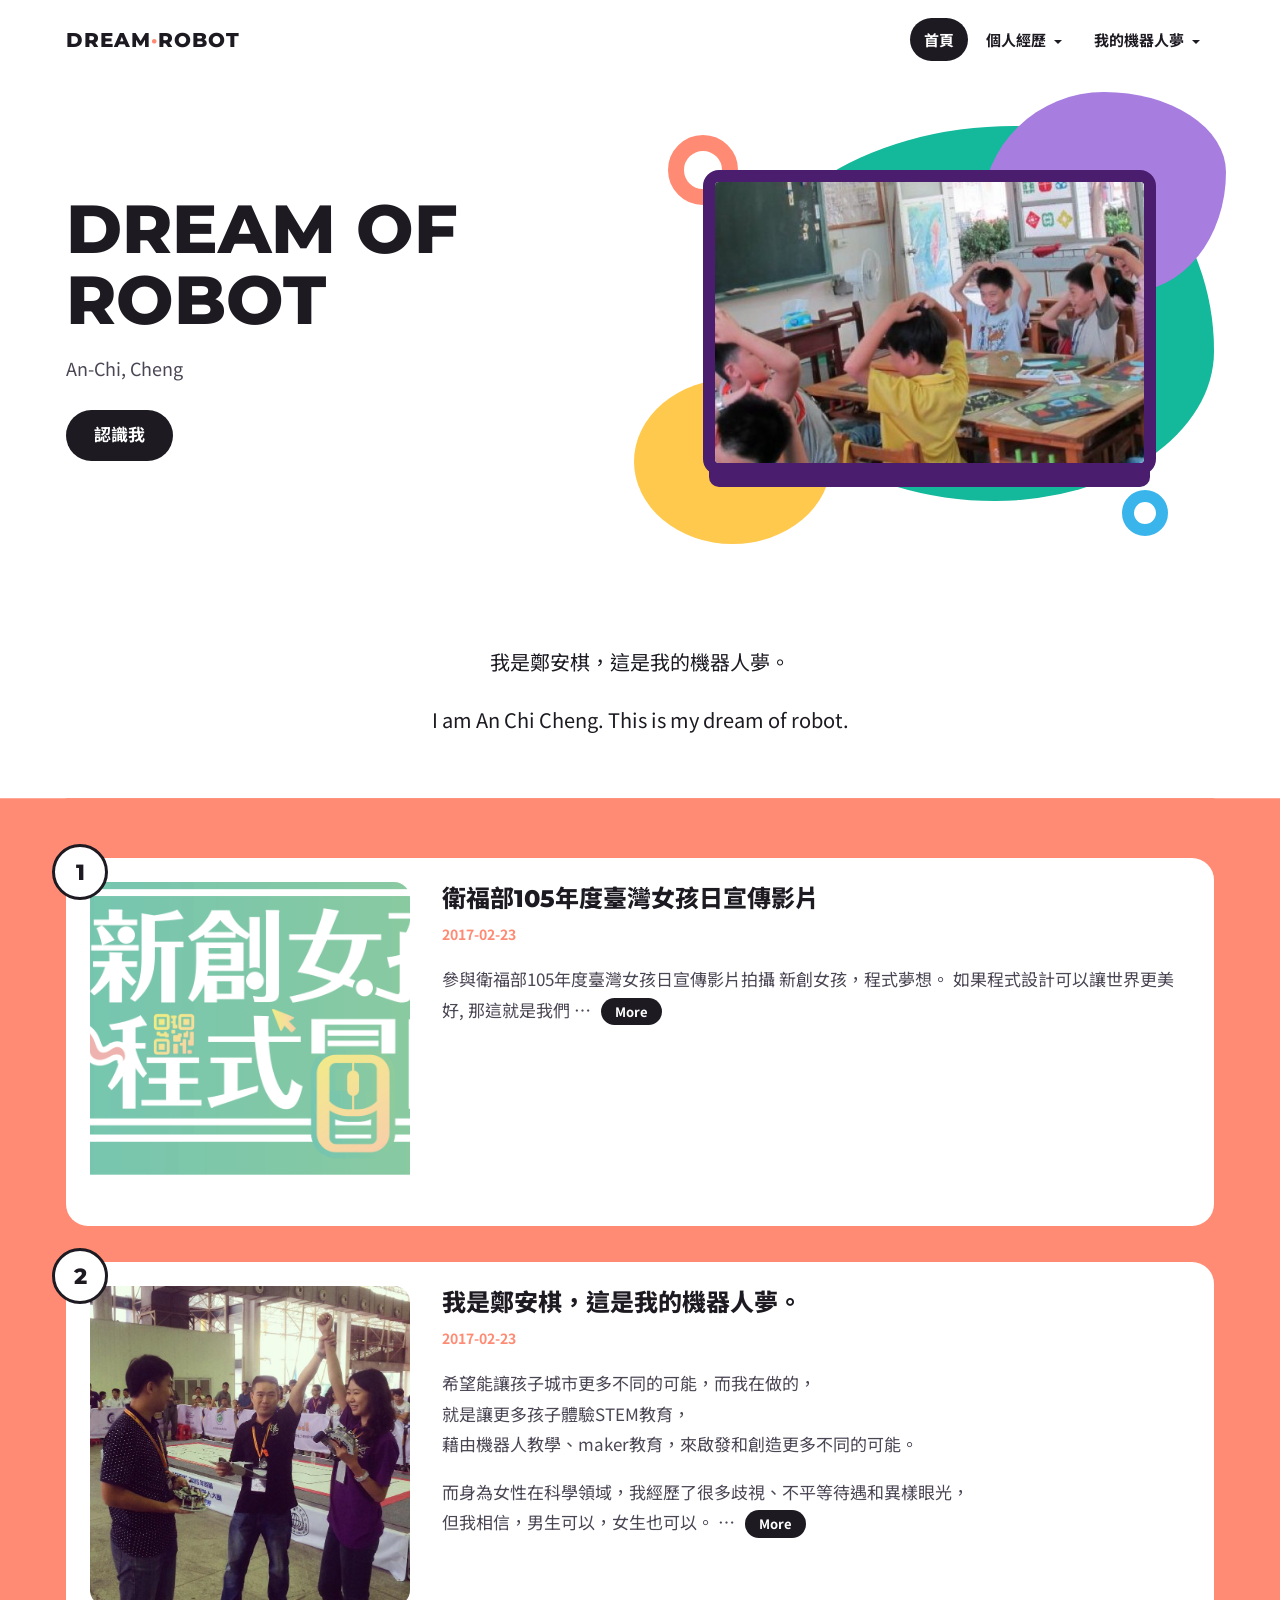
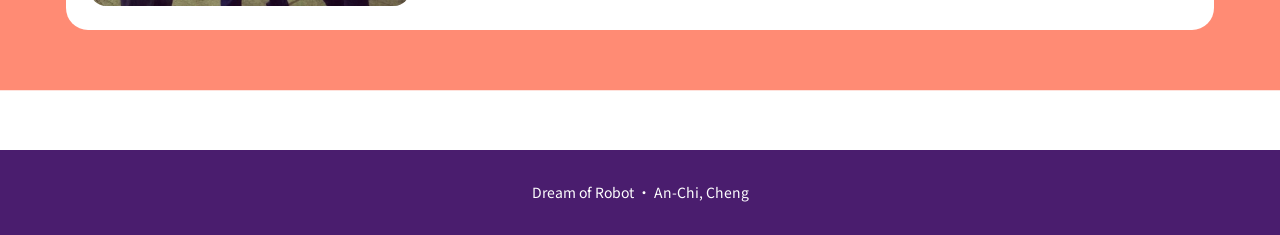
<file: index.html>
<!doctype html>
<html lang="zh-Hant">
<head>
<meta charset="utf-8">
<meta name="viewport" content="width=device-width, initial-scale=1">
<title>Dream of Robot – An-Chi, Cheng</title>
<link href="https://fonts.googleapis.com/css2?family=Montserrat:wght@700;800&family=Noto+Sans+TC:wght@400;700;900&display=swap" rel="stylesheet">
<link rel="stylesheet" href="style.css">
</head>
<body class="home">
<div class="topbar"><a class="logo" href="index.html">DREAM<span>·</span>ROBOT</a><nav class="main-navigation"><ul><li class="current"><a href="index.html">首頁</a></li><li class="has-sub"><a href="resume.html">個人經歷</a><ul class="sub-menu"><li><a href="resume.html">簡歷</a></li><li><a href="competitions.html">競賽經歷</a></li><li><a href="teaching.html">教學經歷</a></li></ul></li><li class="has-sub"><a href="blog.html">我的機器人夢</a><ul class="sub-menu"><li><a href="blog.html">分享</a></li><li><a href="blog.html">競賽</a></li><li><a href="blog.html">教學</a></li></ul></li></ul></nav></div>
<header class="hero">
  <div class="hero-text">
    <h1 class="site-title"><a href="index.html">Dream of Robot</a></h1>
    <p class="site-description">An-Chi, Cheng</p>
    <a class="btn" href="resume.html">認識我</a>
  </div>
  <div class="hero-art" aria-hidden="true"><span class="b1"></span><span class="b2"></span><span class="b3"></span><span class="ring"></span><span class="dot"></span><span class="stripes"></span><div class="screen"><img src="images/header.jpg" alt=""></div></div>
</header>
<div class="site-content full">
<main>
<h1 class="page-title">首頁</h1>
<div class="entry-content page-intro"><p>我是鄭安棋，這是我的機器人夢。</p><p>I am An Chi Cheng. This is my dream of robot.</p></div>
<div class="post-list"><article class="post-item"><a href="post-girls-day.html"><img src="images/girls-day.png" alt=""></a><div><h3><a href="post-girls-day.html">衛福部105年度臺灣女孩日宣傳影片</a></h3><div class="entry-date">2017-02-23</div><p>參與衛福部105年度臺灣女孩日宣傳影片拍攝 新創女孩，程式夢想。 如果程式設計可以讓世界更美好, 那這就是我們 … <a class="more-link" href="post-girls-day.html">More</a></p></div></article><article class="post-item"><a href="post-dream.html"><img src="images/dream.jpg" alt=""></a><div><h3><a href="post-dream.html">我是鄭安棋，這是我的機器人夢。</a></h3><div class="entry-date">2017-02-23</div><p>希望能讓孩子城市更多不同的可能，而我在做的，<br>就是讓更多孩子體驗STEM教育，<br>藉由機器人教學、maker教育，來啟發和創造更多不同的可能。</p><p>而身為女性在科學領域，我經歷了很多歧視、不平等待遇和異樣眼光，<br>但我相信，男生可以，女生也可以。 … <a class="more-link" href="post-dream.html">More</a></p></div></article></div>
</main>

</div>
<footer class="site-footer">Dream of Robot · An-Chi, Cheng</footer>
</body>
</html>
</file>
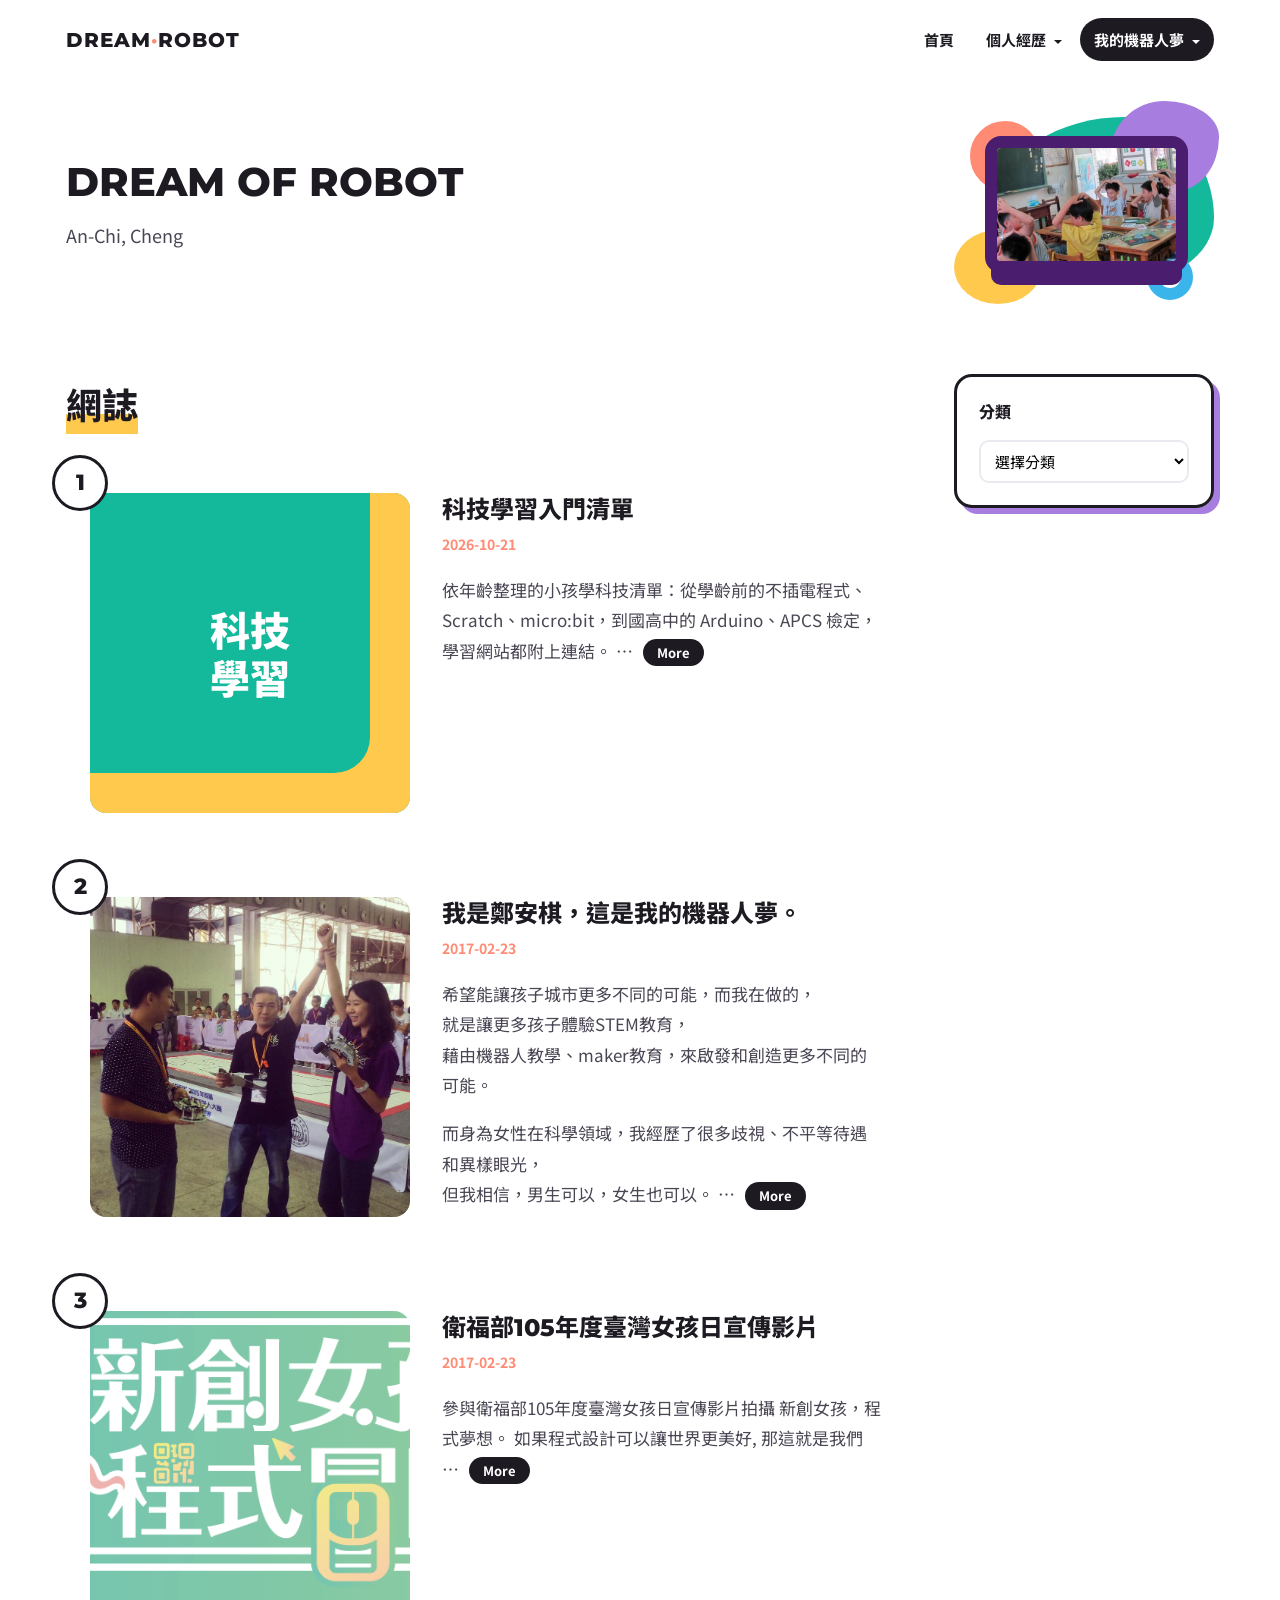
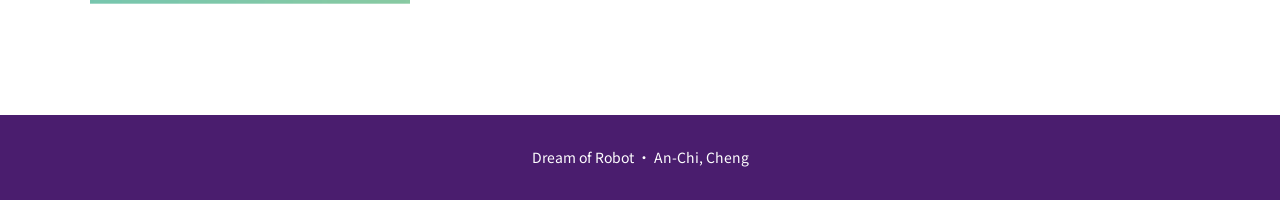
<file: blog.html>
<!doctype html>
<html lang="zh-Hant">
<head>
<meta charset="utf-8">
<meta name="viewport" content="width=device-width, initial-scale=1">
<title>網誌 – Dream of Robot</title>
<link href="https://fonts.googleapis.com/css2?family=Montserrat:wght@700;800&family=Noto+Sans+TC:wght@400;700;900&display=swap" rel="stylesheet">
<link rel="stylesheet" href="style.css">
</head>
<body>
<div class="topbar"><a class="logo" href="index.html">DREAM<span>·</span>ROBOT</a><nav class="main-navigation"><ul><li class=""><a href="index.html">首頁</a></li><li class="has-sub"><a href="resume.html">個人經歷</a><ul class="sub-menu"><li><a href="resume.html">簡歷</a></li><li><a href="competitions.html">競賽經歷</a></li><li><a href="teaching.html">教學經歷</a></li></ul></li><li class="has-sub current"><a href="blog.html">我的機器人夢</a><ul class="sub-menu"><li><a href="blog.html">分享</a></li><li><a href="blog.html">競賽</a></li><li><a href="blog.html">教學</a></li></ul></li></ul></nav></div>
<header class="hero">
  <div class="hero-text">
    <h1 class="site-title"><a href="index.html">Dream of Robot</a></h1>
    <p class="site-description">An-Chi, Cheng</p>
    <a class="btn" href="resume.html">認識我</a>
  </div>
  <div class="hero-art" aria-hidden="true"><span class="b1"></span><span class="b2"></span><span class="b3"></span><span class="ring"></span><span class="dot"></span><span class="stripes"></span><div class="screen"><img src="images/header.jpg" alt=""></div></div>
</header>
<div class="site-content">
<main>
<h1 class="entry-title">網誌</h1><div class="post-list" style="margin-top:0"><article class="post-item"><a href="post-tech-list.html" class="post-cover" aria-label="科技學習入門清單"><span>科技<br>學習</span></a><div><h3><a href="post-tech-list.html">科技學習入門清單</a></h3><div class="entry-date">2026-10-21</div><p>依年齡整理的小孩學科技清單：從學齡前的不插電程式、Scratch、micro:bit，到國高中的 Arduino、APCS 檢定，學習網站都附上連結。 … <a class="more-link" href="post-tech-list.html">More</a></p></div></article><article class="post-item"><a href="post-dream.html"><img src="images/dream.jpg" alt=""></a><div><h3><a href="post-dream.html">我是鄭安棋，這是我的機器人夢。</a></h3><div class="entry-date">2017-02-23</div><p>希望能讓孩子城市更多不同的可能，而我在做的，<br>就是讓更多孩子體驗STEM教育，<br>藉由機器人教學、maker教育，來啟發和創造更多不同的可能。</p><p>而身為女性在科學領域，我經歷了很多歧視、不平等待遇和異樣眼光，<br>但我相信，男生可以，女生也可以。 … <a class="more-link" href="post-dream.html">More</a></p></div></article><article class="post-item"><a href="post-girls-day.html"><img src="images/girls-day.png" alt=""></a><div><h3><a href="post-girls-day.html">衛福部105年度臺灣女孩日宣傳影片</a></h3><div class="entry-date">2017-02-23</div><p>參與衛福部105年度臺灣女孩日宣傳影片拍攝 新創女孩，程式夢想。 如果程式設計可以讓世界更美好, 那這就是我們 … <a class="more-link" href="post-girls-day.html">More</a></p></div></article></div>
</main>
<aside>
  <section class="widget"><h2 class="widget-title">分類</h2>
    <select aria-label="分類" onchange="if (this.value) location.href = this.value">
      <option value="">選擇分類</option><option value="blog.html">競賽分享</option><option value="blog.html">我的故事我來說</option>
    </select></section>
</aside>
</div>
<footer class="site-footer">Dream of Robot · An-Chi, Cheng</footer>
</body>
</html>
</file>
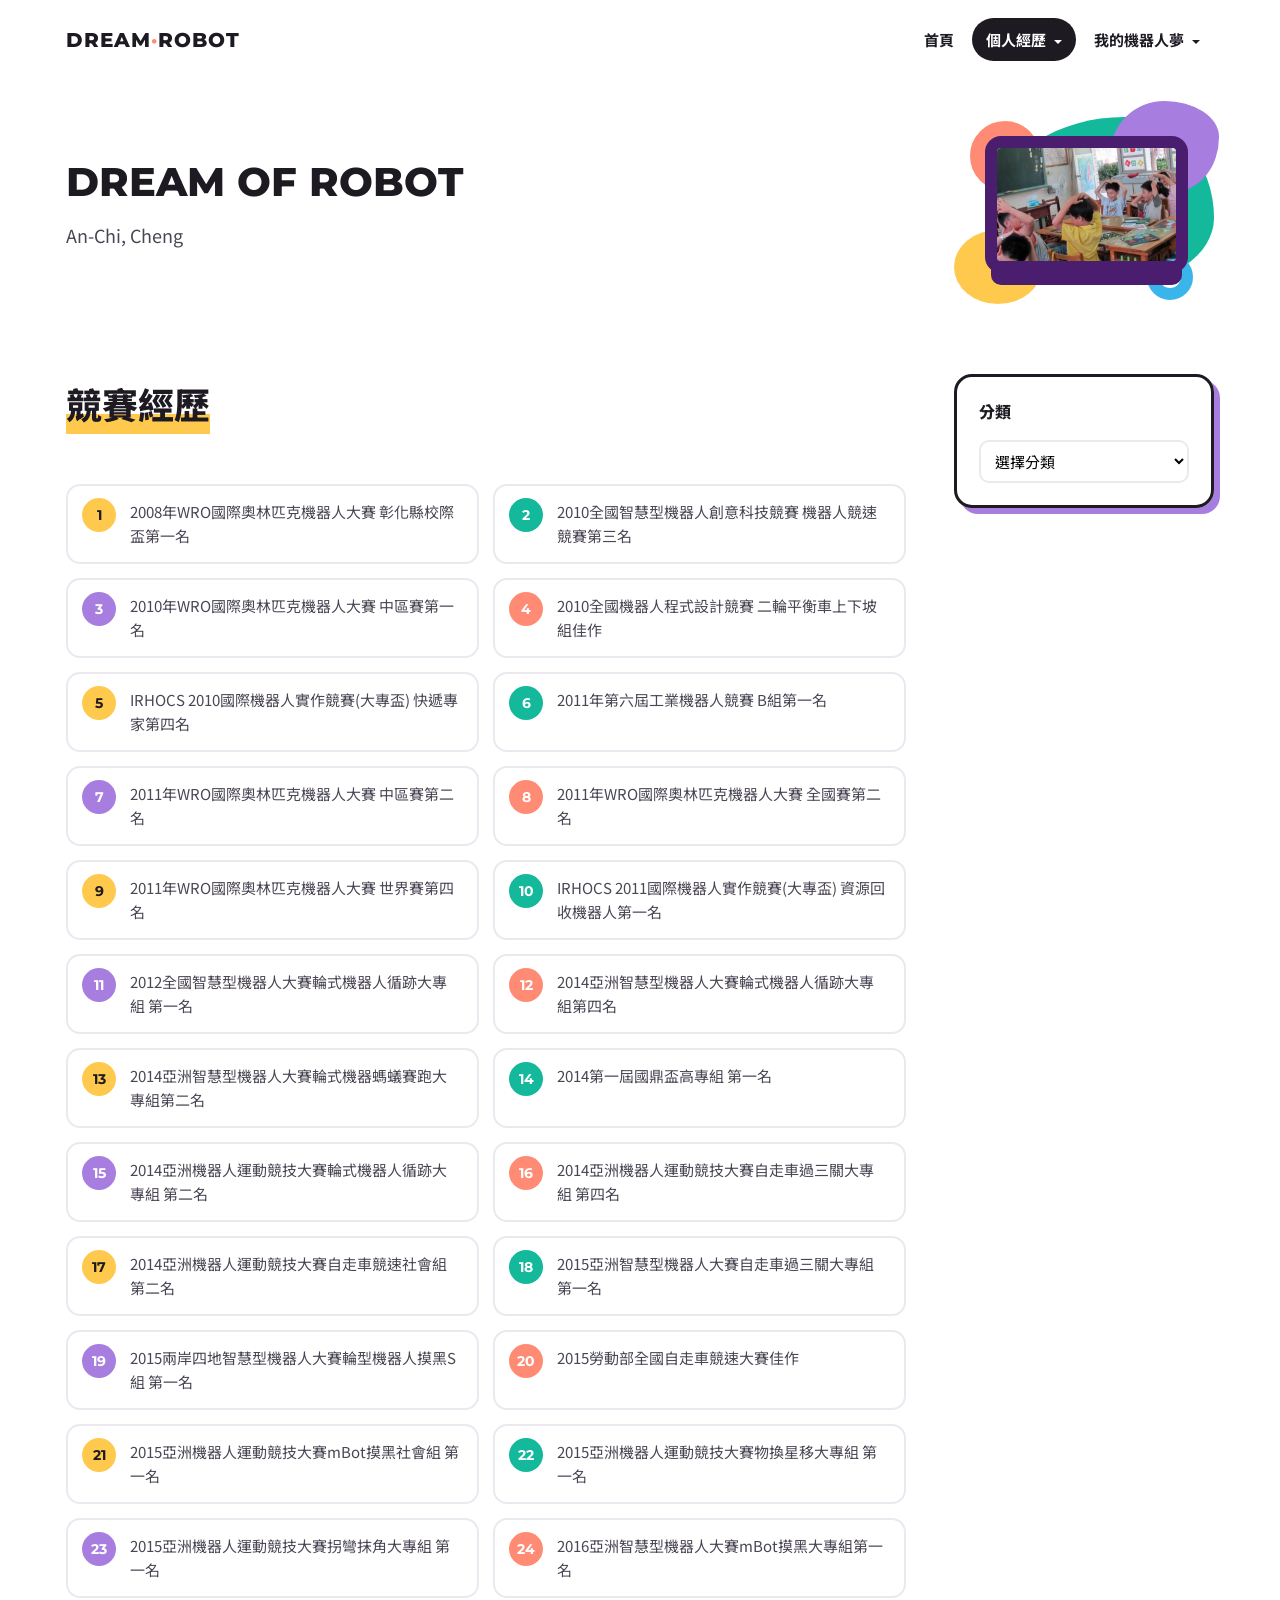
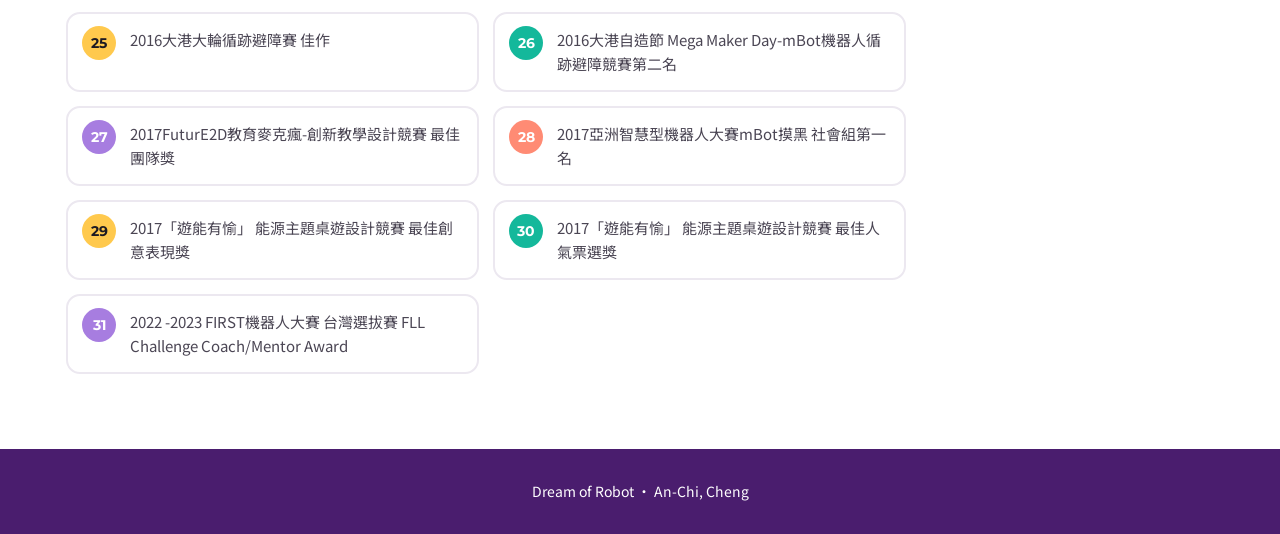
<file: competitions.html>
<!doctype html>
<html lang="zh-Hant">
<head>
<meta charset="utf-8">
<meta name="viewport" content="width=device-width, initial-scale=1">
<title>競賽經歷 – Dream of Robot</title>
<link href="https://fonts.googleapis.com/css2?family=Montserrat:wght@700;800&family=Noto+Sans+TC:wght@400;700;900&display=swap" rel="stylesheet">
<link rel="stylesheet" href="style.css">
</head>
<body>
<div class="topbar"><a class="logo" href="index.html">DREAM<span>·</span>ROBOT</a><nav class="main-navigation"><ul><li class=""><a href="index.html">首頁</a></li><li class="has-sub current"><a href="resume.html">個人經歷</a><ul class="sub-menu"><li><a href="resume.html">簡歷</a></li><li><a href="competitions.html">競賽經歷</a></li><li><a href="teaching.html">教學經歷</a></li></ul></li><li class="has-sub"><a href="blog.html">我的機器人夢</a><ul class="sub-menu"><li><a href="blog.html">分享</a></li><li><a href="blog.html">競賽</a></li><li><a href="blog.html">教學</a></li></ul></li></ul></nav></div>
<header class="hero">
  <div class="hero-text">
    <h1 class="site-title"><a href="index.html">Dream of Robot</a></h1>
    <p class="site-description">An-Chi, Cheng</p>
    <a class="btn" href="resume.html">認識我</a>
  </div>
  <div class="hero-art" aria-hidden="true"><span class="b1"></span><span class="b2"></span><span class="b3"></span><span class="ring"></span><span class="dot"></span><span class="stripes"></span><div class="screen"><img src="images/header.jpg" alt=""></div></div>
</header>
<div class="site-content">
<main>
<h1 class="entry-title">競賽經歷</h1><div class="entry-content"><ol><li>2008年WRO國際奧林匹克機器人大賽 彰化縣校際盃第一名</li><li>2010全國智慧型機器人創意科技競賽 機器人競速競賽第三名</li><li>2010年WRO國際奧林匹克機器人大賽 中區賽第一名</li><li>2010全國機器人程式設計競賽 二輪平衡車上下坡組佳作</li><li>IRHOCS 2010國際機器人實作競賽(大專盃) 快遞專家第四名</li><li>2011年第六屆工業機器人競賽 B組第一名</li><li>2011年WRO國際奧林匹克機器人大賽 中區賽第二名</li><li>2011年WRO國際奧林匹克機器人大賽 全國賽第二名</li><li>2011年WRO國際奧林匹克機器人大賽 世界賽第四名</li><li>IRHOCS 2011國際機器人實作競賽(大專盃) 資源回收機器人第一名</li><li>2012全國智慧型機器人大賽輪式機器人循跡大專組 第一名</li><li>2014亞洲智慧型機器人大賽輪式機器人循跡大專組第四名</li><li>2014亞洲智慧型機器人大賽輪式機器螞蟻賽跑大專組第二名</li><li>2014第一屆國鼎盃高專組 第一名</li><li>2014亞洲機器人運動競技大賽輪式機器人循跡大專組 第二名</li><li>2014亞洲機器人運動競技大賽自走車過三關大專組 第四名</li><li>2014亞洲機器人運動競技大賽自走車競速社會組 第二名</li><li>2015亞洲智慧型機器人大賽自走車過三關大專組第一名</li><li>2015兩岸四地智慧型機器人大賽輪型機器人摸黑S組 第一名</li><li>2015勞動部全國自走車競速大賽佳作</li><li>2015亞洲機器人運動競技大賽mBot摸黑社會組 第一名</li><li>2015亞洲機器人運動競技大賽物換星移大專組 第一名</li><li>2015亞洲機器人運動競技大賽拐彎抹角大專組 第一名</li><li>2016亞洲智慧型機器人大賽mBot摸黑大專組第一名</li><li>2016大港大輪循跡避障賽 佳作</li><li>2016大港自造節 Mega Maker Day-mBot機器人循跡避障競賽第二名</li><li>2017FuturE2D教育麥克瘋-創新教學設計競賽 最佳團隊獎</li><li>2017亞洲智慧型機器人大賽mBot摸黑 社會組第一名</li><li>2017「遊能有愉」 能源主題桌遊設計競賽 最佳創意表現獎</li><li>2017「遊能有愉」 能源主題桌遊設計競賽 最佳人氣票選獎</li><li>2022 -2023 FIRST機器人大賽 台灣選拔賽 FLL Challenge Coach/Mentor Award</li></ol></div>
</main>
<aside>
  <section class="widget"><h2 class="widget-title">分類</h2>
    <select aria-label="分類" onchange="if (this.value) location.href = this.value">
      <option value="">選擇分類</option><option value="blog.html">競賽分享</option><option value="blog.html">我的故事我來說</option>
    </select></section>
</aside>
</div>
<footer class="site-footer">Dream of Robot · An-Chi, Cheng</footer>
</body>
</html>
</file>
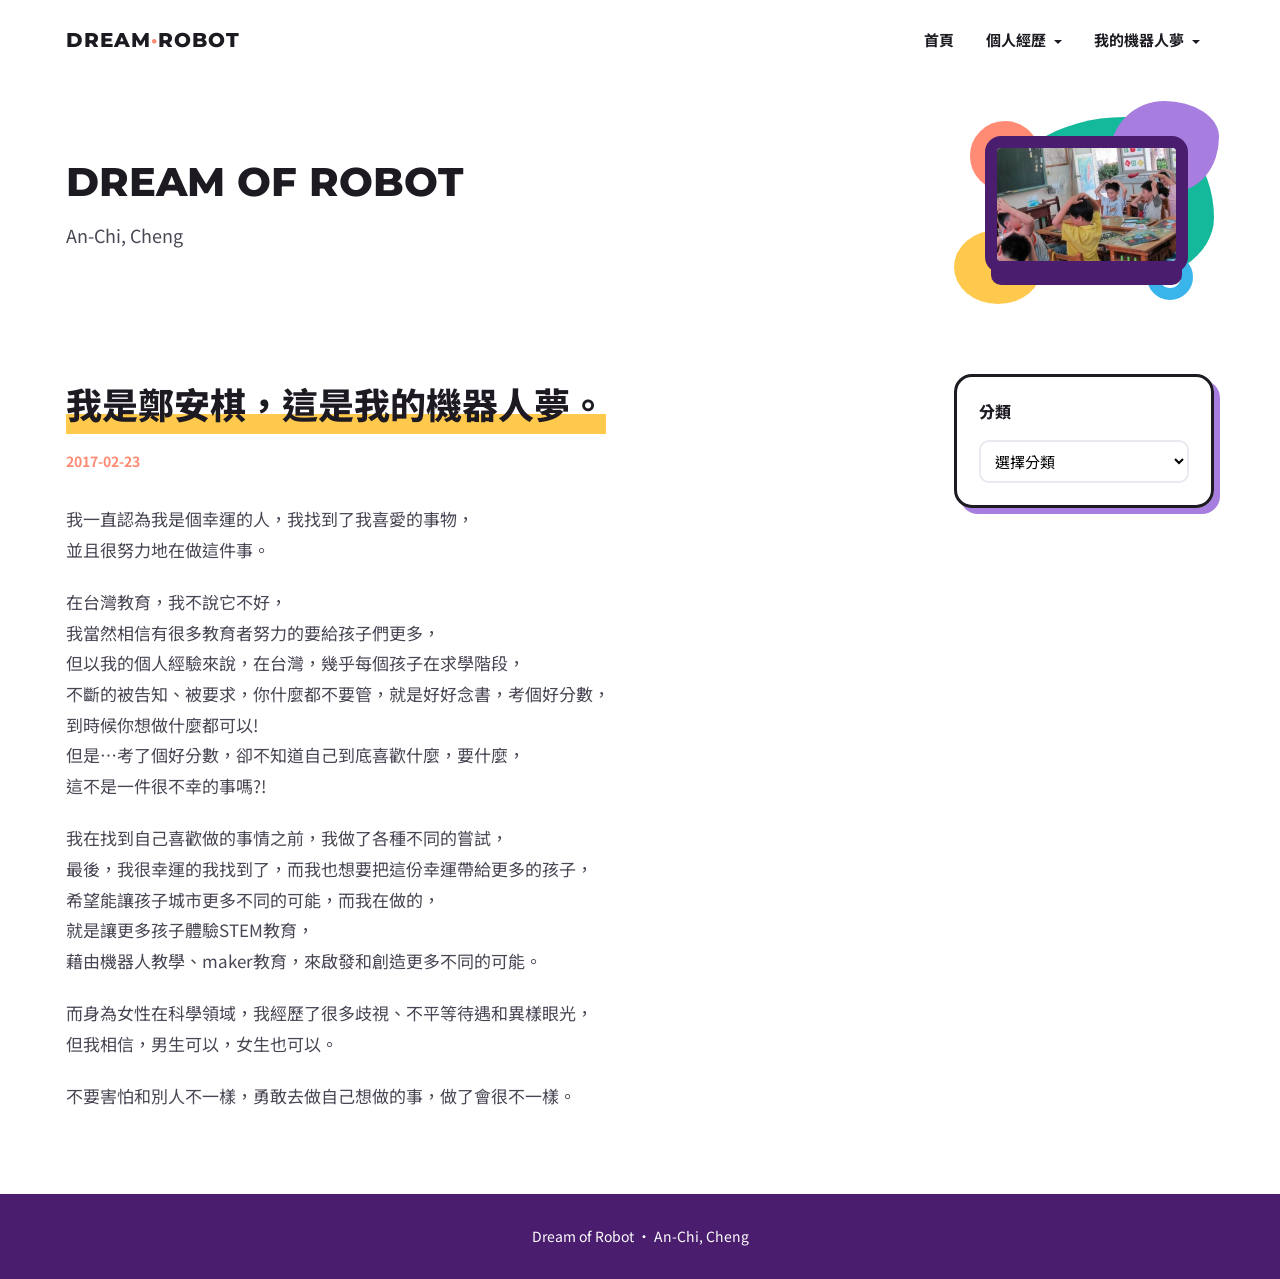
<file: post-dream.html>
<!doctype html>
<html lang="zh-Hant">
<head>
<meta charset="utf-8">
<meta name="viewport" content="width=device-width, initial-scale=1">
<title>我是鄭安棋，這是我的機器人夢。 – Dream of Robot</title>
<link href="https://fonts.googleapis.com/css2?family=Montserrat:wght@700;800&family=Noto+Sans+TC:wght@400;700;900&display=swap" rel="stylesheet">
<link rel="stylesheet" href="style.css">
</head>
<body>
<div class="topbar"><a class="logo" href="index.html">DREAM<span>·</span>ROBOT</a><nav class="main-navigation"><ul><li class=""><a href="index.html">首頁</a></li><li class="has-sub"><a href="resume.html">個人經歷</a><ul class="sub-menu"><li><a href="resume.html">簡歷</a></li><li><a href="competitions.html">競賽經歷</a></li><li><a href="teaching.html">教學經歷</a></li></ul></li><li class="has-sub"><a href="blog.html">我的機器人夢</a><ul class="sub-menu"><li><a href="blog.html">分享</a></li><li><a href="blog.html">競賽</a></li><li><a href="blog.html">教學</a></li></ul></li></ul></nav></div>
<header class="hero">
  <div class="hero-text">
    <h1 class="site-title"><a href="index.html">Dream of Robot</a></h1>
    <p class="site-description">An-Chi, Cheng</p>
    <a class="btn" href="resume.html">認識我</a>
  </div>
  <div class="hero-art" aria-hidden="true"><span class="b1"></span><span class="b2"></span><span class="b3"></span><span class="ring"></span><span class="dot"></span><span class="stripes"></span><div class="screen"><img src="images/header.jpg" alt=""></div></div>
</header>
<div class="site-content">
<main>
<h1 class="entry-title">我是鄭安棋，這是我的機器人夢。</h1>
<div class="entry-meta">2017-02-23</div>
<div class="entry-content">
<p>我一直認為我是個幸運的人，我找到了我喜愛的事物，<br>並且很努力地在做這件事。</p>
<p>在台灣教育，我不說它不好，<br>我當然相信有很多教育者努力的要給孩子們更多，<br>但以我的個人經驗來說，在台灣，幾乎每個孩子在求學階段，<br>不斷的被告知、被要求，你什麼都不要管，就是好好念書，考個好分數，<br>到時候你想做什麼都可以!<br>但是…考了個好分數，卻不知道自己到底喜歡什麼，要什麼，<br>這不是一件很不幸的事嗎?!</p>
<p>我在找到自己喜歡做的事情之前，我做了各種不同的嘗試，<br>最後，我很幸運的我找到了，而我也想要把這份幸運帶給更多的孩子，<br>希望能讓孩子城市更多不同的可能，而我在做的，<br>就是讓更多孩子體驗STEM教育，<br>藉由機器人教學、maker教育，來啟發和創造更多不同的可能。</p>
<p>而身為女性在科學領域，我經歷了很多歧視、不平等待遇和異樣眼光，<br>但我相信，男生可以，女生也可以。</p>
<p>不要害怕和別人不一樣，勇敢去做自己想做的事，做了會很不一樣。</p>
</div>
</main>
<aside>
  <section class="widget"><h2 class="widget-title">分類</h2>
    <select aria-label="分類" onchange="if (this.value) location.href = this.value">
      <option value="">選擇分類</option><option value="blog.html">競賽分享</option><option value="blog.html">我的故事我來說</option>
    </select></section>
</aside>
</div>
<footer class="site-footer">Dream of Robot · An-Chi, Cheng</footer>
</body>
</html>
</file>
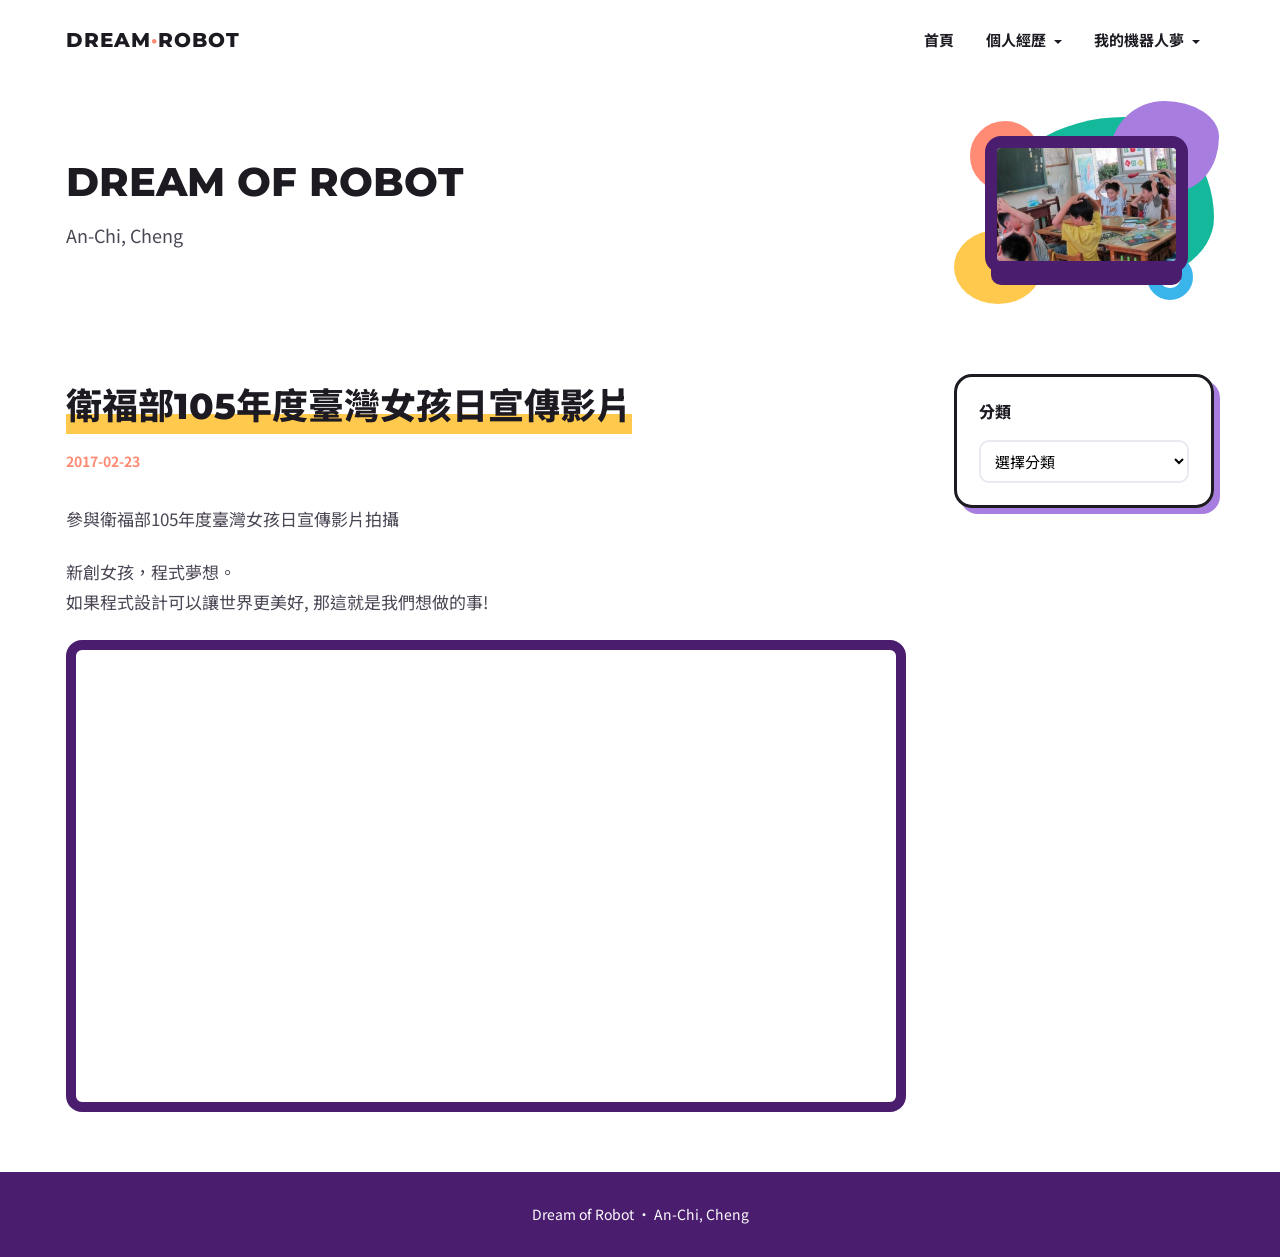
<file: post-girls-day.html>
<!doctype html>
<html lang="zh-Hant">
<head>
<meta charset="utf-8">
<meta name="viewport" content="width=device-width, initial-scale=1">
<title>衛福部105年度臺灣女孩日宣傳影片 – Dream of Robot</title>
<link href="https://fonts.googleapis.com/css2?family=Montserrat:wght@700;800&family=Noto+Sans+TC:wght@400;700;900&display=swap" rel="stylesheet">
<link rel="stylesheet" href="style.css">
</head>
<body>
<div class="topbar"><a class="logo" href="index.html">DREAM<span>·</span>ROBOT</a><nav class="main-navigation"><ul><li class=""><a href="index.html">首頁</a></li><li class="has-sub"><a href="resume.html">個人經歷</a><ul class="sub-menu"><li><a href="resume.html">簡歷</a></li><li><a href="competitions.html">競賽經歷</a></li><li><a href="teaching.html">教學經歷</a></li></ul></li><li class="has-sub"><a href="blog.html">我的機器人夢</a><ul class="sub-menu"><li><a href="blog.html">分享</a></li><li><a href="blog.html">競賽</a></li><li><a href="blog.html">教學</a></li></ul></li></ul></nav></div>
<header class="hero">
  <div class="hero-text">
    <h1 class="site-title"><a href="index.html">Dream of Robot</a></h1>
    <p class="site-description">An-Chi, Cheng</p>
    <a class="btn" href="resume.html">認識我</a>
  </div>
  <div class="hero-art" aria-hidden="true"><span class="b1"></span><span class="b2"></span><span class="b3"></span><span class="ring"></span><span class="dot"></span><span class="stripes"></span><div class="screen"><img src="images/header.jpg" alt=""></div></div>
</header>
<div class="site-content">
<main>
<h1 class="entry-title">衛福部105年度臺灣女孩日宣傳影片</h1>
<div class="entry-meta">2017-02-23</div>
<div class="entry-content">
<p>參與衛福部105年度臺灣女孩日宣傳影片拍攝</p>
<p>新創女孩，程式夢想。<br>如果程式設計可以讓世界更美好, 那這就是我們想做的事!</p>
<div class="video"><iframe src="https://www.youtube.com/embed/eyXGKk5mUY8" title="衛福部105年度臺灣女孩日宣傳影片" allowfullscreen></iframe></div>
</div>
</main>
<aside>
  <section class="widget"><h2 class="widget-title">分類</h2>
    <select aria-label="分類" onchange="if (this.value) location.href = this.value">
      <option value="">選擇分類</option><option value="blog.html">競賽分享</option><option value="blog.html">我的故事我來說</option>
    </select></section>
</aside>
</div>
<footer class="site-footer">Dream of Robot · An-Chi, Cheng</footer>
</body>
</html>
</file>
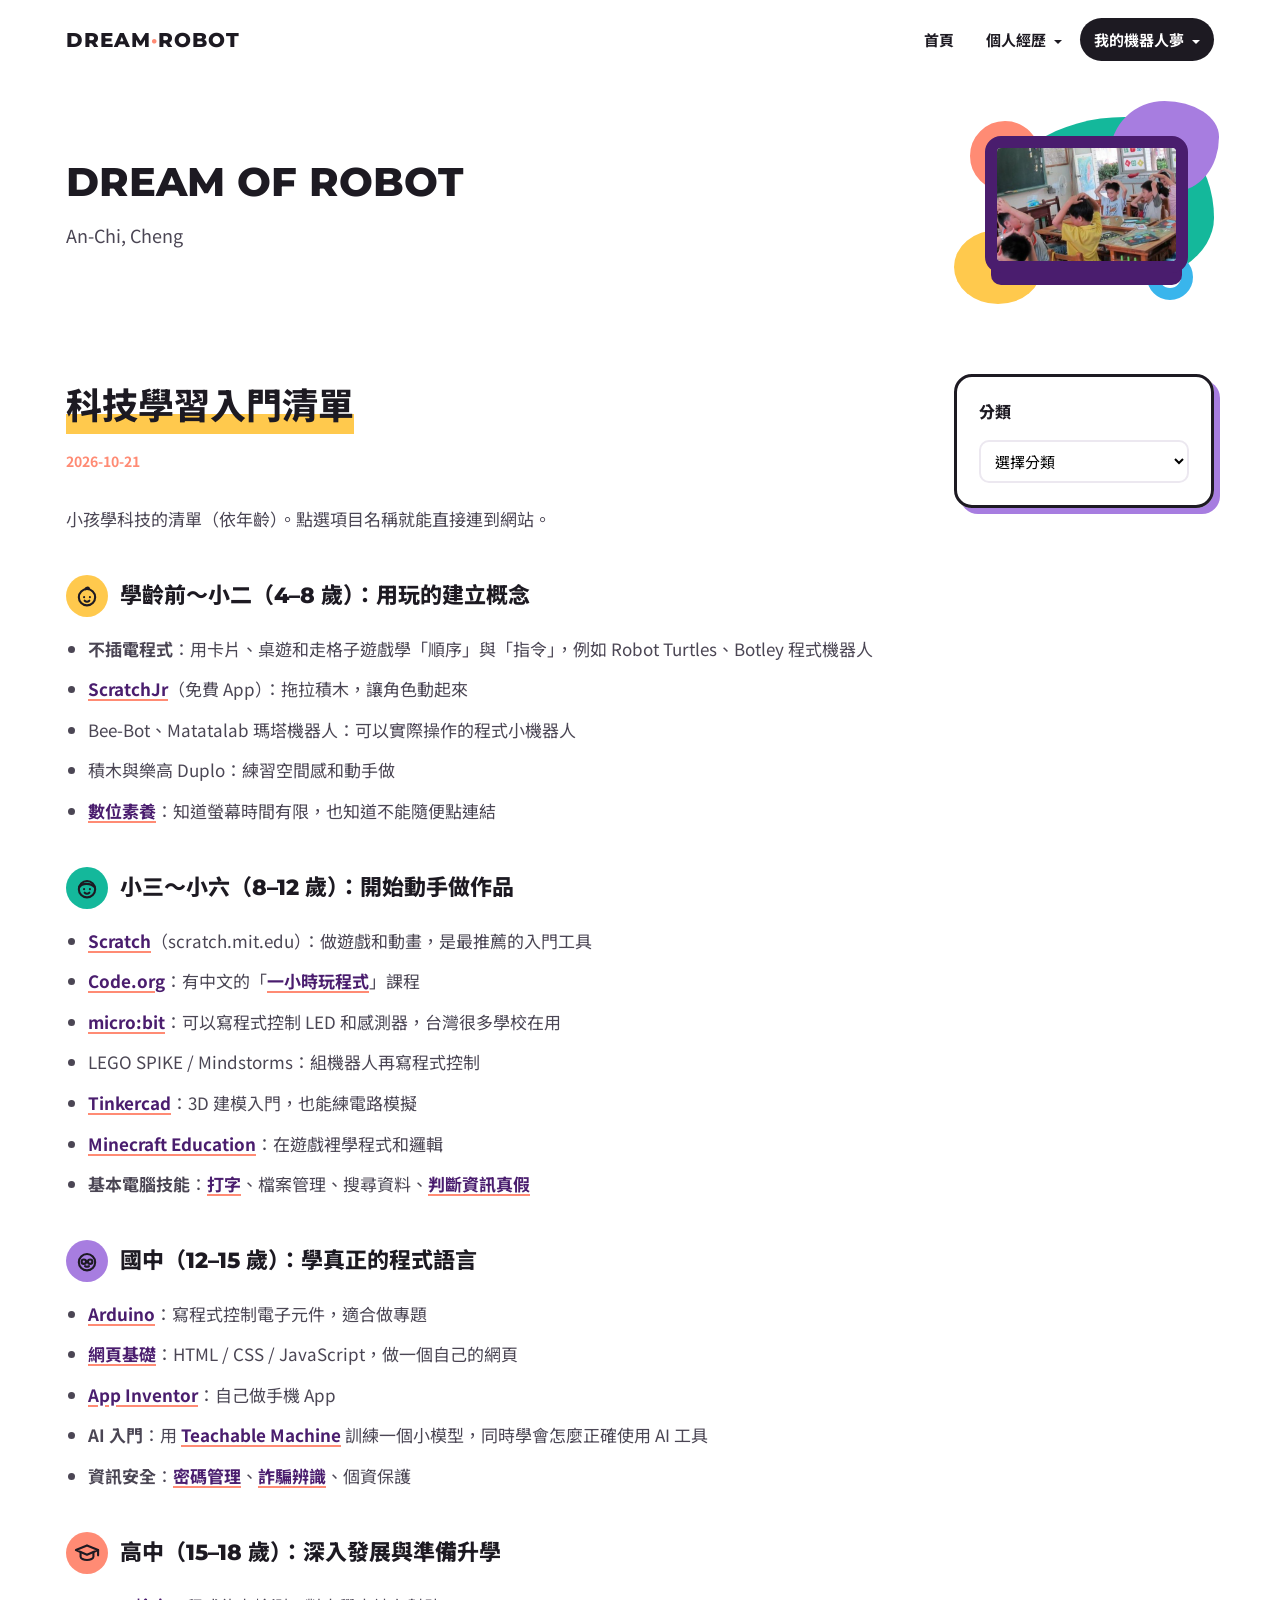
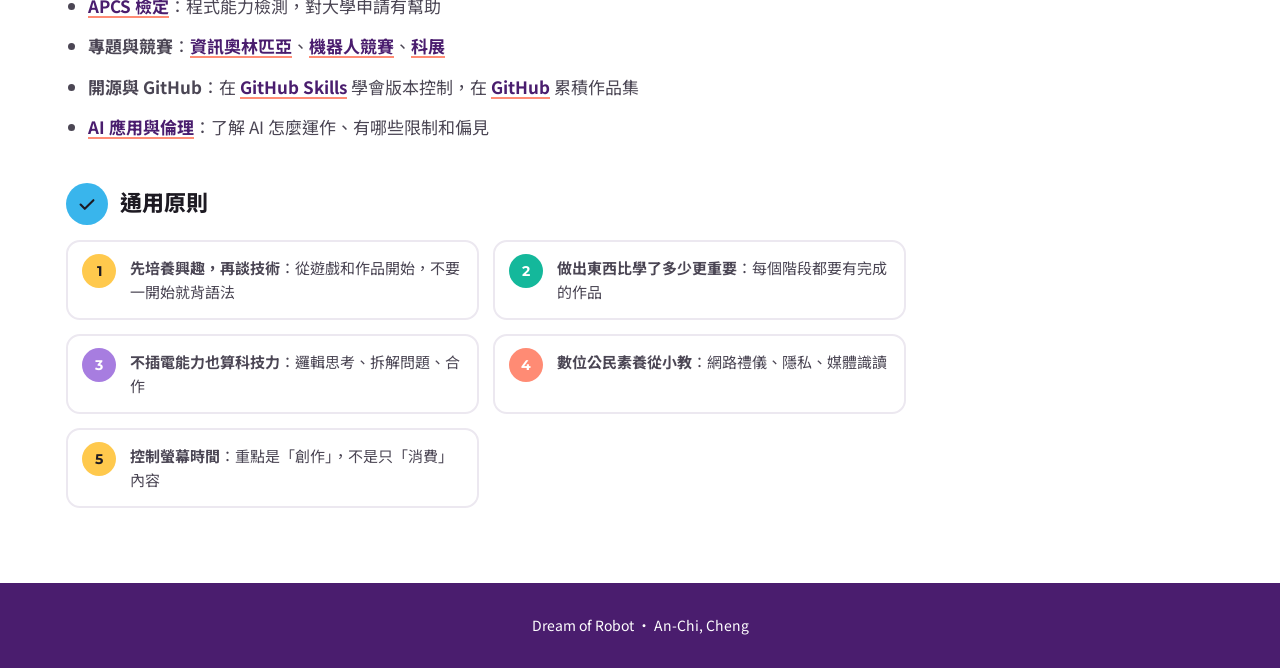
<file: post-tech-list.html>
<!doctype html>
<html lang="zh-Hant">
<head>
<meta charset="utf-8">
<meta name="viewport" content="width=device-width, initial-scale=1">
<title>科技學習入門清單 – Dream of Robot</title>
<link href="https://fonts.googleapis.com/css2?family=Montserrat:wght@700;800&family=Noto+Sans+TC:wght@400;700;900&display=swap" rel="stylesheet">
<link rel="stylesheet" href="style.css">
</head>
<body>
<div class="topbar"><a class="logo" href="index.html">DREAM<span>·</span>ROBOT</a><nav class="main-navigation"><ul><li class=""><a href="index.html">首頁</a></li><li class="has-sub"><a href="resume.html">個人經歷</a><ul class="sub-menu"><li><a href="resume.html">簡歷</a></li><li><a href="competitions.html">競賽經歷</a></li><li><a href="teaching.html">教學經歷</a></li></ul></li><li class="has-sub current"><a href="blog.html">我的機器人夢</a><ul class="sub-menu"><li><a href="blog.html">分享</a></li><li><a href="blog.html">競賽</a></li><li><a href="blog.html">教學</a></li></ul></li></ul></nav></div>
<header class="hero">
  <div class="hero-text">
    <h1 class="site-title"><a href="index.html">Dream of Robot</a></h1>
    <p class="site-description">An-Chi, Cheng</p>
    <a class="btn" href="resume.html">認識我</a>
  </div>
  <div class="hero-art" aria-hidden="true"><span class="b1"></span><span class="b2"></span><span class="b3"></span><span class="ring"></span><span class="dot"></span><span class="stripes"></span><div class="screen"><img src="images/header.jpg" alt=""></div></div>
</header>
<div class="site-content">
<main>
<h1 class="entry-title">科技學習入門清單</h1>
<div class="entry-meta">2026-10-21</div>
<div class="entry-content">
<p>小孩學科技的清單（依年齡）。點選項目名稱就能直接連到網站。</p>

<h2><span class="h-icon" style="--c:var(--yellow)" aria-hidden="true"><svg viewBox="0 0 24 24" fill="none" stroke="currentColor" stroke-width="1.8" stroke-linecap="round" stroke-linejoin="round"><circle cx="12" cy="13" r="7"/><path d="M10.5 6.2c.4-1.4 2.3-1.9 3.2-.7"/><circle cx="9.5" cy="13" r=".9" fill="currentColor" stroke="none"/><circle cx="14.5" cy="13" r=".9" fill="currentColor" stroke="none"/><path d="M10 16c1.1 1 2.9 1 4 0"/></svg></span>學齡前～小二（4–8 歲）：用玩的建立概念</h2>
<ul class="link-list">
  <li><strong>不插電程式</strong>：用卡片、桌遊和走格子遊戲學「順序」與「指令」，例如 Robot Turtles、Botley 程式機器人</li>
  <li><a href="https://www.scratchjr.org/" target="_blank" rel="noopener">ScratchJr</a>（免費 App）：拖拉積木，讓角色動起來</li>
  <li>Bee-Bot、Matatalab 瑪塔機器人：可以實際操作的程式小機器人</li>
  <li>積木與樂高 Duplo：練習空間感和動手做</li>
  <li><a href="https://i.win.org.tw/" target="_blank" rel="noopener">數位素養</a>：知道螢幕時間有限，也知道不能隨便點連結</li>
</ul>

<h2><span class="h-icon" style="--c:var(--teal)" aria-hidden="true"><svg viewBox="0 0 24 24" fill="none" stroke="currentColor" stroke-width="1.8" stroke-linecap="round" stroke-linejoin="round"><circle cx="12" cy="13" r="7"/><path d="M5.3 11.5c2.2-3.6 9.4-4.4 13.4 0"/><circle cx="9.5" cy="13" r=".9" fill="currentColor" stroke="none"/><circle cx="14.5" cy="13" r=".9" fill="currentColor" stroke="none"/><path d="M10 16c1.1 1 2.9 1 4 0"/></svg></span>小三～小六（8–12 歲）：開始動手做作品</h2>
<ul class="link-list">
  <li><a href="https://scratch.mit.edu/" target="_blank" rel="noopener">Scratch</a>（scratch.mit.edu）：做遊戲和動畫，是最推薦的入門工具</li>
  <li><a href="https://code.org/" target="_blank" rel="noopener">Code.org</a>：有中文的「<a href="https://hourofcode.com/tw" target="_blank" rel="noopener">一小時玩程式</a>」課程</li>
  <li><a href="https://microbit.org/" target="_blank" rel="noopener">micro:bit</a>：可以寫程式控制 LED 和感測器，台灣很多學校在用</li>
  <li>LEGO SPIKE / Mindstorms：組機器人再寫程式控制</li>
  <li><a href="https://www.tinkercad.com/" target="_blank" rel="noopener">Tinkercad</a>：3D 建模入門，也能練電路模擬</li>
  <li><a href="https://education.minecraft.net/" target="_blank" rel="noopener">Minecraft Education</a>：在遊戲裡學程式和邏輯</li>
  <li><strong>基本電腦技能</strong>：<a href="https://www.typingclub.com/" target="_blank" rel="noopener">打字</a>、檔案管理、搜尋資料、<a href="https://tfc-taiwan.org.tw/" target="_blank" rel="noopener">判斷資訊真假</a></li>
</ul>

<h2><span class="h-icon" style="--c:var(--violet)" aria-hidden="true"><svg viewBox="0 0 24 24" fill="none" stroke="currentColor" stroke-width="1.8" stroke-linecap="round" stroke-linejoin="round"><circle cx="12" cy="13" r="7"/><circle cx="9.3" cy="12.6" r="1.9"/><circle cx="14.7" cy="12.6" r="1.9"/><path d="M11.2 12.6h1.6M10.3 16.3c1 .7 2.4.7 3.4 0"/></svg></span>國中（12–15 歲）：學真正的程式語言</h2>
<ul class="link-list">
  <li><a href="https://www.arduino.cc/" target="_blank" rel="noopener">Arduino</a>：寫程式控制電子元件，適合做專題</li>
  <li><a href="https://developer.mozilla.org/zh-TW/docs/Learn" target="_blank" rel="noopener">網頁基礎</a>：HTML / CSS / JavaScript，做一個自己的網頁</li>
  <li><a href="https://appinventor.mit.edu/" target="_blank" rel="noopener">App Inventor</a>：自己做手機 App</li>
  <li><strong>AI 入門</strong>：用 <a href="https://teachablemachine.withgoogle.com/" target="_blank" rel="noopener">Teachable Machine</a> 訓練一個小模型，同時學會怎麼正確使用 AI 工具</li>
  <li><strong>資訊安全</strong>：<a href="https://isafeevent.moe.edu.tw/" target="_blank" rel="noopener">密碼管理</a>、<a href="https://165.npa.gov.tw/" target="_blank" rel="noopener">詐騙辨識</a>、個資保護</li>
</ul>

<h2><span class="h-icon" style="--c:var(--coral)" aria-hidden="true"><svg viewBox="0 0 24 24" fill="none" stroke="currentColor" stroke-width="1.8" stroke-linecap="round" stroke-linejoin="round"><path d="M2.5 9.5 12 5.5l9.5 4-9.5 4z"/><path d="M6.5 11.3v3.9c0 1.4 2.5 2.8 5.5 2.8s5.5-1.4 5.5-2.8v-3.9M21.5 9.5v4.5"/></svg></span>高中（15–18 歲）：深入發展與準備升學</h2>
<ul class="link-list">
  <li><a href="https://apcs.csie.ntnu.edu.tw/" target="_blank" rel="noopener">APCS 檢定</a>：程式能力檢測，對大學申請有幫助</li>
  <li><strong>專題與競賽</strong>：<a href="https://tpmso.org/toi/" target="_blank" rel="noopener">資訊奧林匹亞</a>、<a href="https://www.wroboto.org/" target="_blank" rel="noopener">機器人競賽</a>、<a href="https://twsf.ntsec.gov.tw/" target="_blank" rel="noopener">科展</a></li>
  <li><strong>開源與 GitHub</strong>：在 <a href="https://skills.github.com/" target="_blank" rel="noopener">GitHub Skills</a> 學會版本控制，在 <a href="https://github.com/" target="_blank" rel="noopener">GitHub</a> 累積作品集</li>
  <li><a href="https://www.elementsofai.com/" target="_blank" rel="noopener">AI 應用與倫理</a>：了解 AI 怎麼運作、有哪些限制和偏見</li>
</ul>

<h2><span class="h-icon" style="--c:var(--sky)" aria-hidden="true"><svg viewBox="0 0 24 24" fill="none" stroke="currentColor" stroke-width="1.8" stroke-linecap="round" stroke-linejoin="round"><path d="M6.5 12.5l3.6 3.6L17.5 8.7"/></svg></span>通用原則</h2>
<ol>
  <li><strong>先培養興趣，再談技術</strong>：從遊戲和作品開始，不要一開始就背語法</li>
  <li><strong>做出東西比學了多少更重要</strong>：每個階段都要有完成的作品</li>
  <li><strong>不插電能力也算科技力</strong>：邏輯思考、拆解問題、合作</li>
  <li><strong>數位公民素養從小教</strong>：網路禮儀、隱私、媒體識讀</li>
  <li><strong>控制螢幕時間</strong>：重點是「創作」，不是只「消費」內容</li>
</ol>
</div>
</main>
<aside>
  <section class="widget"><h2 class="widget-title">分類</h2>
    <select aria-label="分類" onchange="if (this.value) location.href = this.value">
      <option value="">選擇分類</option><option value="blog.html">競賽分享</option><option value="blog.html">我的故事我來說</option>
    </select></section>
</aside>
</div>
<footer class="site-footer">Dream of Robot · An-Chi, Cheng</footer>
</body>
</html>
</file>
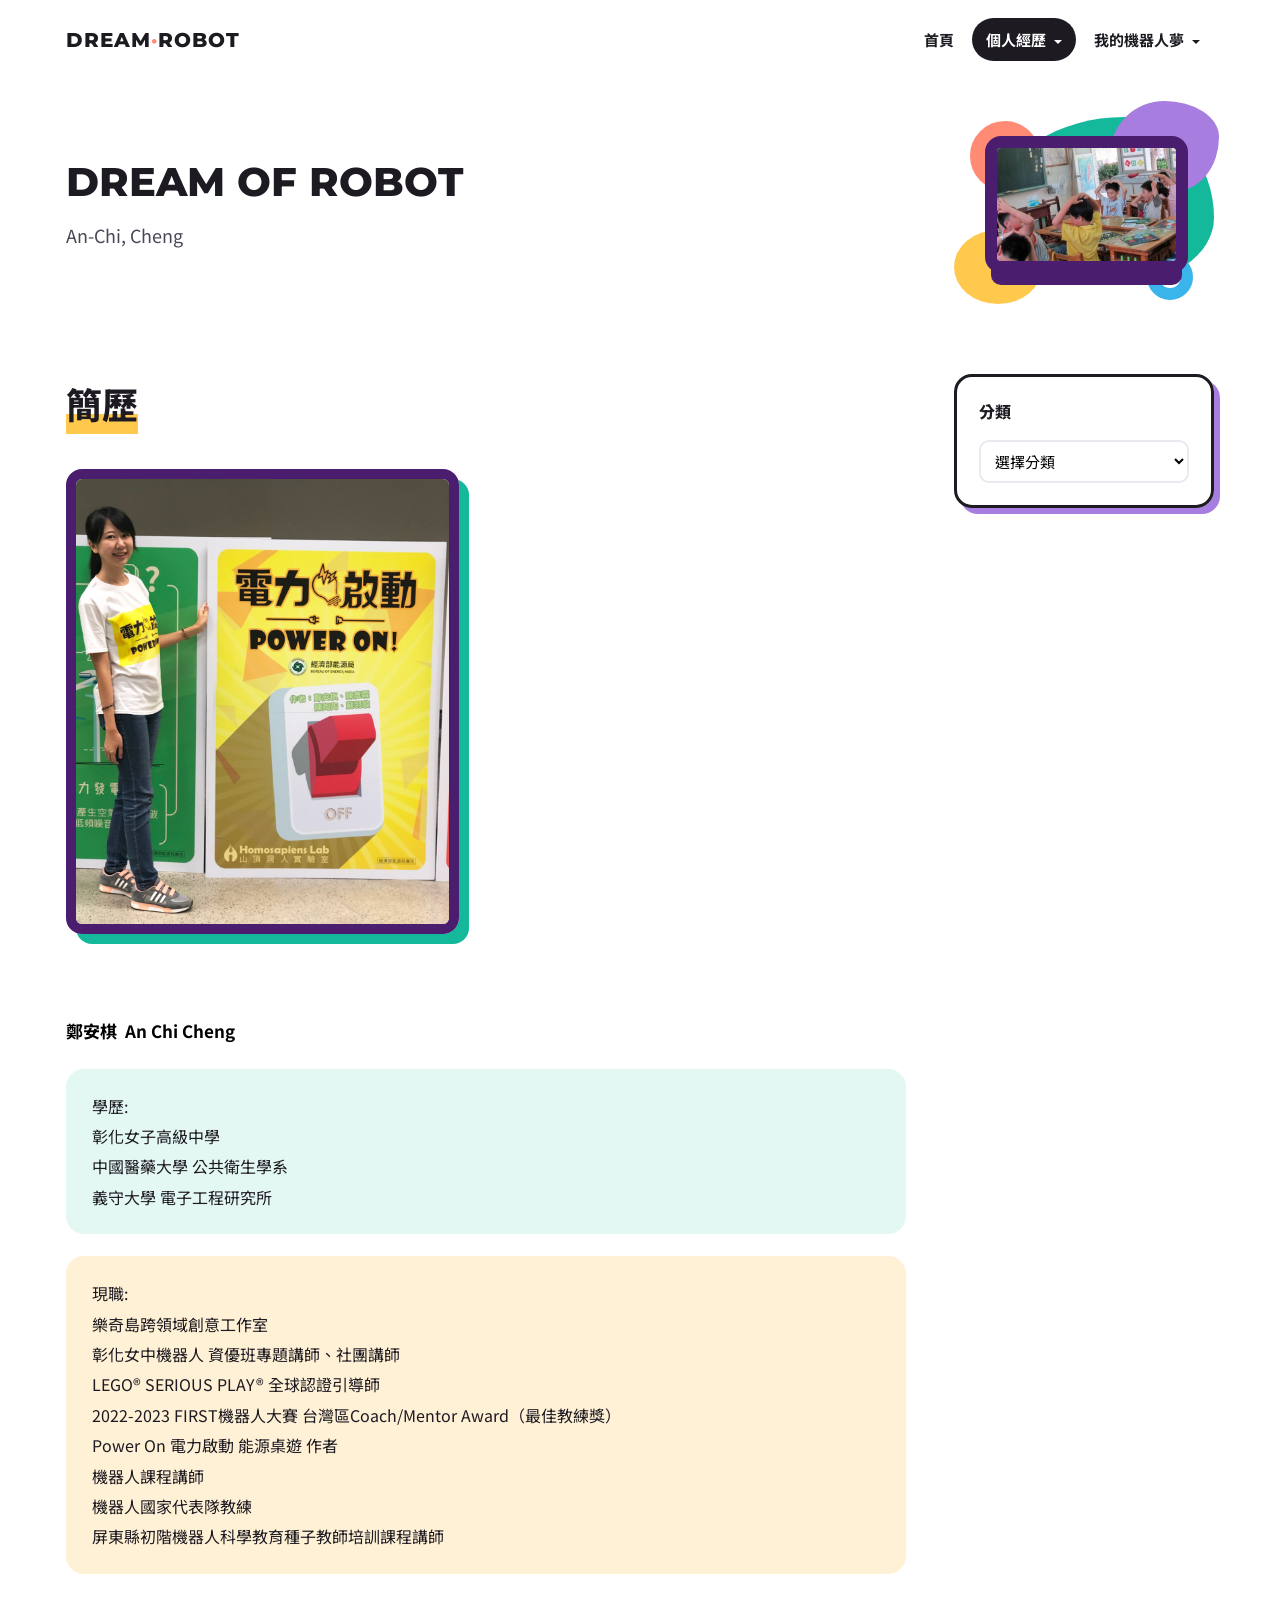
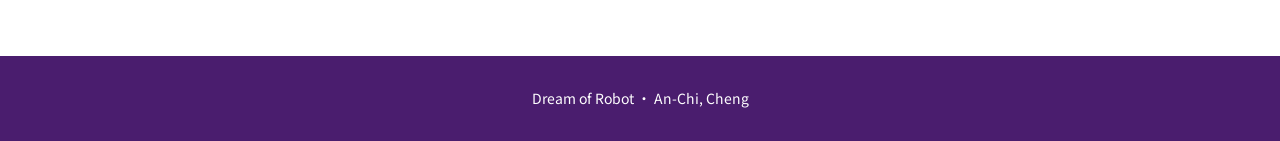
<file: resume.html>
<!doctype html>
<html lang="zh-Hant">
<head>
<meta charset="utf-8">
<meta name="viewport" content="width=device-width, initial-scale=1">
<title>簡歷 – Dream of Robot</title>
<link href="https://fonts.googleapis.com/css2?family=Montserrat:wght@700;800&family=Noto+Sans+TC:wght@400;700;900&display=swap" rel="stylesheet">
<link rel="stylesheet" href="style.css">
</head>
<body>
<div class="topbar"><a class="logo" href="index.html">DREAM<span>·</span>ROBOT</a><nav class="main-navigation"><ul><li class=""><a href="index.html">首頁</a></li><li class="has-sub current"><a href="resume.html">個人經歷</a><ul class="sub-menu"><li><a href="resume.html">簡歷</a></li><li><a href="competitions.html">競賽經歷</a></li><li><a href="teaching.html">教學經歷</a></li></ul></li><li class="has-sub"><a href="blog.html">我的機器人夢</a><ul class="sub-menu"><li><a href="blog.html">分享</a></li><li><a href="blog.html">競賽</a></li><li><a href="blog.html">教學</a></li></ul></li></ul></nav></div>
<header class="hero">
  <div class="hero-text">
    <h1 class="site-title"><a href="index.html">Dream of Robot</a></h1>
    <p class="site-description">An-Chi, Cheng</p>
    <a class="btn" href="resume.html">認識我</a>
  </div>
  <div class="hero-art" aria-hidden="true"><span class="b1"></span><span class="b2"></span><span class="b3"></span><span class="ring"></span><span class="dot"></span><span class="stripes"></span><div class="screen"><img src="images/header.jpg" alt=""></div></div>
</header>
<div class="site-content">
<main>
<h1 class="entry-title">簡歷</h1>
<div class="entry-content">
<img src="images/photo.png" alt="鄭安棋與 Power On 電力啟動海報合影" width="393" height="468">
<p>&nbsp;</p>
<p><strong style="color:#000">鄭安棋 &nbsp;An Chi Cheng</strong></p>
<pre>學歷:
彰化女子高級中學
中國醫藥大學 公共衛生學系
義守大學 電子工程研究所</pre>
<h4>現職:<br>樂奇島跨領域創意工作室<br>彰化女中機器人 資優班專題講師、社團講師<br>LEGO® SERIOUS PLAY® 全球認證引導師<br>2022-2023 FIRST機器人大賽 台灣區Coach/Mentor Award（最佳教練獎）<br>Power On 電力啟動 能源桌遊 作者<br>機器人課程講師<br>機器人國家代表隊教練<br>屏東縣初階機器人科學教育種子教師培訓課程講師</h4>
</div>
</main>
<aside>
  <section class="widget"><h2 class="widget-title">分類</h2>
    <select aria-label="分類" onchange="if (this.value) location.href = this.value">
      <option value="">選擇分類</option><option value="blog.html">競賽分享</option><option value="blog.html">我的故事我來說</option>
    </select></section>
</aside>
</div>
<footer class="site-footer">Dream of Robot · An-Chi, Cheng</footer>
</body>
</html>
</file>
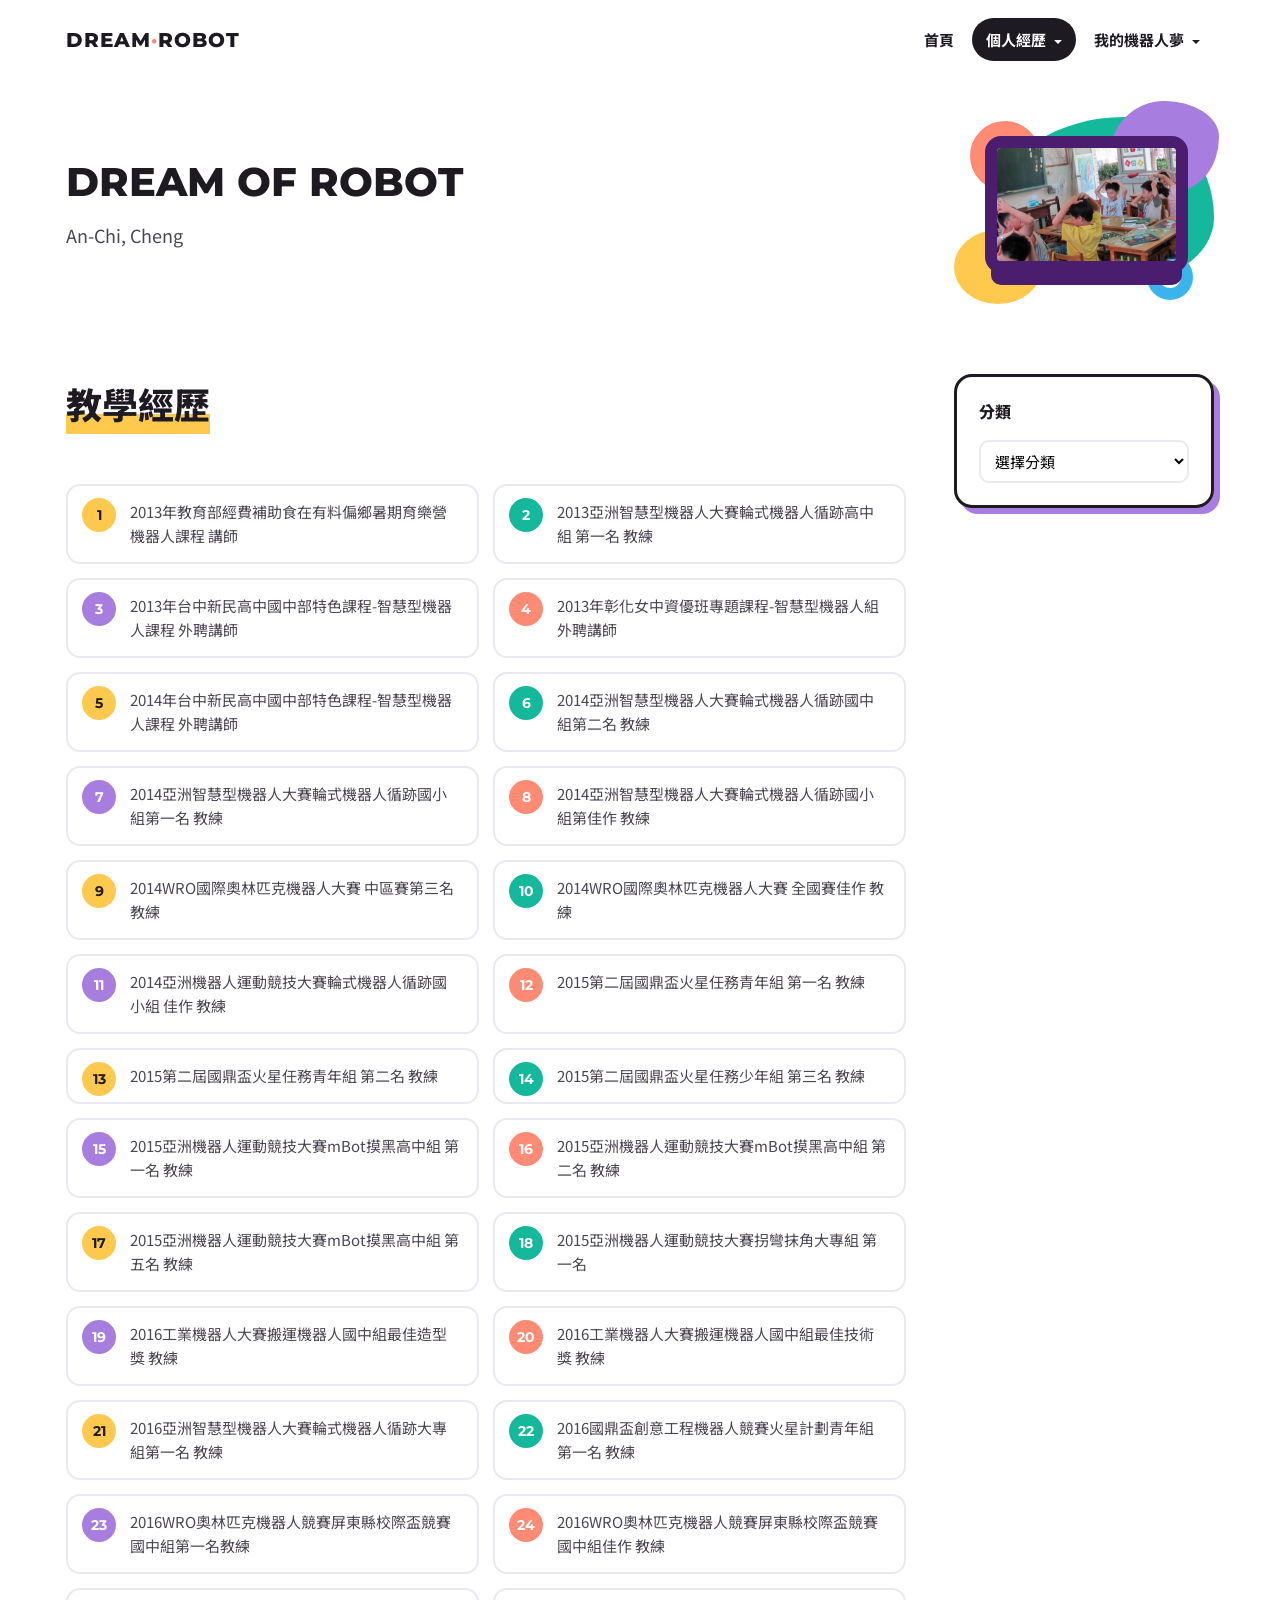
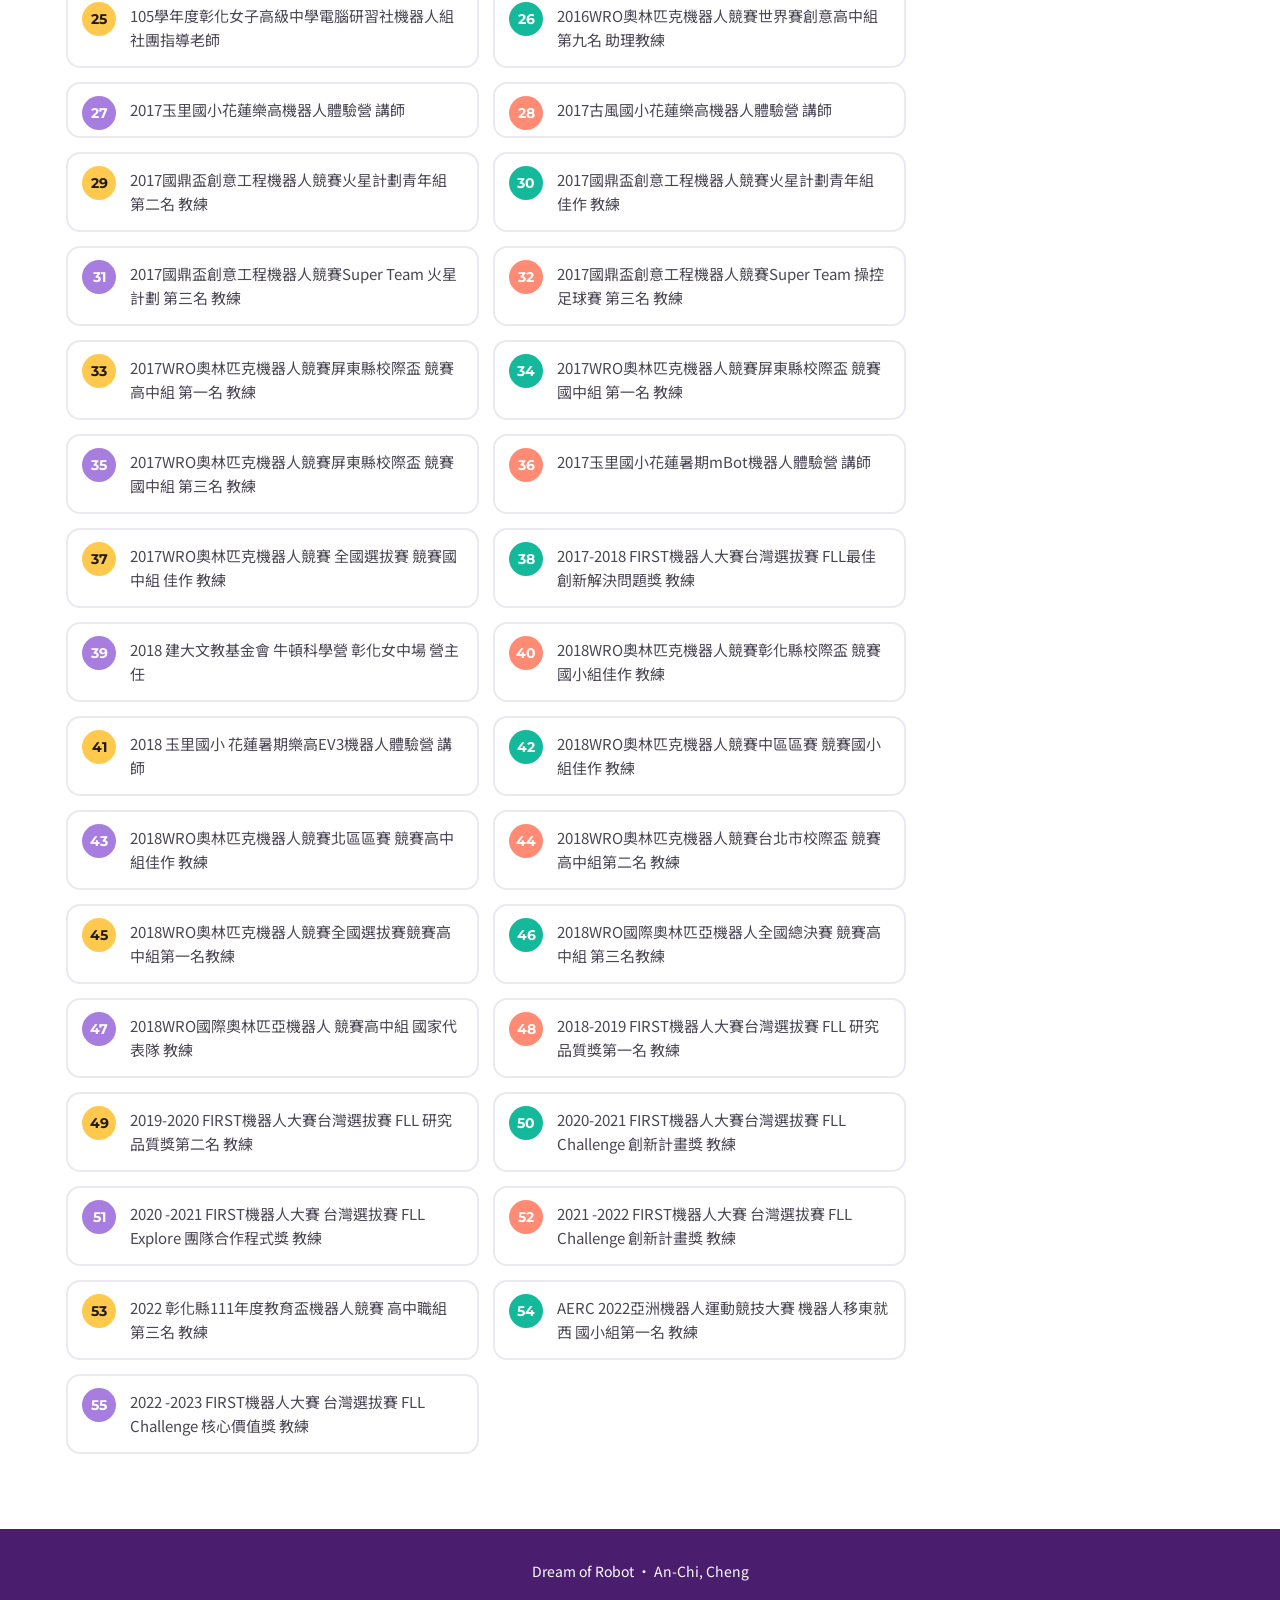
<file: teaching.html>
<!doctype html>
<html lang="zh-Hant">
<head>
<meta charset="utf-8">
<meta name="viewport" content="width=device-width, initial-scale=1">
<title>教學經歷 – Dream of Robot</title>
<link href="https://fonts.googleapis.com/css2?family=Montserrat:wght@700;800&family=Noto+Sans+TC:wght@400;700;900&display=swap" rel="stylesheet">
<link rel="stylesheet" href="style.css">
</head>
<body>
<div class="topbar"><a class="logo" href="index.html">DREAM<span>·</span>ROBOT</a><nav class="main-navigation"><ul><li class=""><a href="index.html">首頁</a></li><li class="has-sub current"><a href="resume.html">個人經歷</a><ul class="sub-menu"><li><a href="resume.html">簡歷</a></li><li><a href="competitions.html">競賽經歷</a></li><li><a href="teaching.html">教學經歷</a></li></ul></li><li class="has-sub"><a href="blog.html">我的機器人夢</a><ul class="sub-menu"><li><a href="blog.html">分享</a></li><li><a href="blog.html">競賽</a></li><li><a href="blog.html">教學</a></li></ul></li></ul></nav></div>
<header class="hero">
  <div class="hero-text">
    <h1 class="site-title"><a href="index.html">Dream of Robot</a></h1>
    <p class="site-description">An-Chi, Cheng</p>
    <a class="btn" href="resume.html">認識我</a>
  </div>
  <div class="hero-art" aria-hidden="true"><span class="b1"></span><span class="b2"></span><span class="b3"></span><span class="ring"></span><span class="dot"></span><span class="stripes"></span><div class="screen"><img src="images/header.jpg" alt=""></div></div>
</header>
<div class="site-content">
<main>
<h1 class="entry-title">教學經歷</h1><div class="entry-content"><ol><li>2013年教育部經費補助食在有料偏鄉暑期育樂營機器人課程 講師</li><li>2013亞洲智慧型機器人大賽輪式機器人循跡高中組 第一名 教練</li><li>2013年台中新民高中國中部特色課程-智慧型機器人課程 外聘講師</li><li>2013年彰化女中資優班專題課程-智慧型機器人組 外聘講師</li><li>2014年台中新民高中國中部特色課程-智慧型機器人課程 外聘講師</li><li>2014亞洲智慧型機器人大賽輪式機器人循跡國中組第二名 教練</li><li>2014亞洲智慧型機器人大賽輪式機器人循跡國小組第一名 教練</li><li>2014亞洲智慧型機器人大賽輪式機器人循跡國小組第佳作 教練</li><li>2014WRO國際奧林匹克機器人大賽 中區賽第三名 教練</li><li>2014WRO國際奧林匹克機器人大賽 全國賽佳作 教練</li><li>2014亞洲機器人運動競技大賽輪式機器人循跡國小組 佳作 教練</li><li>2015第二屆國鼎盃火星任務青年組 第一名 教練</li><li>2015第二屆國鼎盃火星任務青年組 第二名 教練</li><li>2015第二屆國鼎盃火星任務少年組 第三名 教練</li><li>2015亞洲機器人運動競技大賽mBot摸黑高中組 第一名 教練</li><li>2015亞洲機器人運動競技大賽mBot摸黑高中組 第二名 教練</li><li>2015亞洲機器人運動競技大賽mBot摸黑高中組 第五名 教練</li><li>2015亞洲機器人運動競技大賽拐彎抹角大專組 第一名</li><li>2016工業機器人大賽搬運機器人國中組最佳造型獎 教練</li><li>2016工業機器人大賽搬運機器人國中組最佳技術獎 教練</li><li>2016亞洲智慧型機器人大賽輪式機器人循跡大專組第一名 教練</li><li>2016國鼎盃創意工程機器人競賽火星計劃青年組第一名 教練</li><li>2016WRO奧林匹克機器人競賽屏東縣校際盃競賽國中組第一名教練</li><li>2016WRO奧林匹克機器人競賽屏東縣校際盃競賽國中組佳作 教練</li><li>105學年度彰化女子高級中學電腦研習社機器人組社團指導老師</li><li>2016WRO奧林匹克機器人競賽世界賽創意高中組第九名 助理教練</li><li>2017玉里國小花蓮樂高機器人體驗營 講師</li><li>2017古風國小花蓮樂高機器人體驗營 講師</li><li>2017國鼎盃創意工程機器人競賽火星計劃青年組第二名 教練</li><li>2017國鼎盃創意工程機器人競賽火星計劃青年組佳作 教練</li><li>2017國鼎盃創意工程機器人競賽Super Team 火星計劃 第三名 教練</li><li>2017國鼎盃創意工程機器人競賽Super Team 操控足球賽 第三名 教練</li><li>2017WRO奧林匹克機器人競賽屏東縣校際盃 競賽高中組 第一名 教練</li><li>2017WRO奧林匹克機器人競賽屏東縣校際盃 競賽國中組 第一名 教練</li><li>2017WRO奧林匹克機器人競賽屏東縣校際盃 競賽國中組 第三名 教練</li><li>2017玉里國小花蓮暑期mBot機器人體驗營 講師</li><li>2017WRO奧林匹克機器人競賽 全國選拔賽 競賽國中組 佳作 教練</li><li>2017-2018 FIRST機器人大賽台灣選拔賽 FLL最佳創新解決問題獎 教練</li><li>2018 建大文教基金會 牛頓科學營 彰化女中場 營主任</li><li>2018WRO奧林匹克機器人競賽彰化縣校際盃 競賽國小組佳作 教練</li><li>2018 玉里國小 花蓮暑期樂高EV3機器人體驗營 講師</li><li>2018WRO奧林匹克機器人競賽中區區賽 競賽國小組佳作 教練</li><li>2018WRO奧林匹克機器人競賽北區區賽 競賽高中組佳作 教練</li><li>2018WRO奧林匹克機器人競賽台北市校際盃 競賽高中組第二名 教練</li><li>2018WRO奧林匹克機器人競賽全國選拔賽競賽高中組第一名教練</li><li>2018WRO國際奧林匹亞機器人全國總決賽 競賽高中組 第三名教練</li><li>2018WRO國際奧林匹亞機器人 競賽高中組 國家代表隊 教練</li><li>2018-2019 FIRST機器人大賽台灣選拔賽 FLL 研究品質獎第一名 教練</li><li>2019-2020 FIRST機器人大賽台灣選拔賽 FLL 研究品質獎第二名 教練</li><li>2020-2021 FIRST機器人大賽台灣選拔賽 FLL Challenge 創新計畫獎 教練</li><li>2020 -2021 FIRST機器人大賽 台灣選拔賽 FLL Explore 團隊合作程式獎 教練</li><li>2021 -2022 FIRST機器人大賽 台灣選拔賽 FLL Challenge 創新計畫獎 教練</li><li>2022 彰化縣111年度教育盃機器人競賽 高中職組 第三名 教練</li><li>AERC 2022亞洲機器人運動競技大賽 機器人移東就西 國小組第一名 教練</li><li>2022 -2023 FIRST機器人大賽 台灣選拔賽 FLL Challenge 核心價值獎 教練</li></ol></div>
</main>
<aside>
  <section class="widget"><h2 class="widget-title">分類</h2>
    <select aria-label="分類" onchange="if (this.value) location.href = this.value">
      <option value="">選擇分類</option><option value="blog.html">競賽分享</option><option value="blog.html">我的故事我來說</option>
    </select></section>
</aside>
</div>
<footer class="site-footer">Dream of Robot · An-Chi, Cheng</footer>
</body>
</html>
</file>
<file: style.css>
/* Flat, colorful "responsive web design" illustration style */
:root {
  --ink: #1d1a22;
  --text: #4b4654;
  --frame: #4a1d6e;
  --coral: #ff8b74;
  --yellow: #ffc94d;
  --teal: #14b89b;
  --violet: #a77de0;
  --sky: #39b5ec;
  --blush: #fbdde3;
  --line: #ece8f0;
}
* { box-sizing: border-box; }
body {
  margin: 0;
  background: #fff;
  color: var(--text);
  font: 17px/1.8 "Noto Sans TC", sans-serif;
  overflow-x: hidden;
}
a { color: var(--frame); }
img { max-width: 100%; height: auto; display: block; }
h1, h2, h3, .logo, .btn { font-family: Montserrat, "Noto Sans TC", sans-serif; }

/* Top bar */
.topbar {
  max-width: 1180px;
  margin: 0 auto;
  padding: 18px 16px;
  display: flex;
  justify-content: space-between;
  align-items: center;
  gap: 16px;
  flex-wrap: wrap;
}
.logo { font-weight: 800; font-size: 20px; color: var(--ink); text-decoration: none; letter-spacing: 1px; }
.logo span { color: var(--coral); }

.main-navigation ul { list-style: none; margin: 0; padding: 0; }
.main-navigation > ul { display: flex; flex-wrap: wrap; gap: 4px; }
.main-navigation li { position: relative; }
.main-navigation a {
  display: block;
  padding: 8px 14px;
  border-radius: 999px;
  font-size: 15px;
  font-weight: 700;
  color: var(--ink);
  text-decoration: none;
}
.main-navigation a:hover { background: var(--blush); }
.main-navigation .current > a { background: var(--ink); color: #fff; }
.main-navigation .has-sub > a::after {
  content: "";
  display: inline-block;
  margin-left: 8px;
  border: 4px solid transparent;
  border-top-color: currentColor;
  transform: translateY(2px);
}
.main-navigation .sub-menu {
  display: none;
  position: absolute;
  top: 100%;
  right: 0;
  min-width: 160px;
  padding: 8px;
  background: #fff;
  border: 3px solid var(--ink);
  border-radius: 14px;
  box-shadow: 5px 5px 0 var(--yellow);
  z-index: 10;
}
.main-navigation li:hover > .sub-menu,
.main-navigation li:focus-within > .sub-menu { display: block; }

/* Hero */
.hero {
  max-width: 1180px;
  margin: 0 auto;
  padding: 30px 16px 60px;
  display: grid;
  grid-template-columns: 1fr 1.1fr;
  gap: 40px;
  align-items: center;
}
.site-title { margin: 0; font-size: clamp(40px, 6vw, 68px); font-weight: 800; line-height: 1.05; text-transform: uppercase; }
.site-title a { color: var(--ink); text-decoration: none; }
.site-description { margin: 16px 0 26px; font-size: 18px; }
.btn {
  display: inline-block;
  padding: 10px 28px;
  border-radius: 999px;
  background: var(--ink);
  color: #fff;
  font-weight: 700;
  text-decoration: none;
  transition: transform .15s;
}
.btn:hover { transform: translateY(-2px); }

.hero-art { position: relative; aspect-ratio: 4 / 3; }
.hero-art span { position: absolute; display: block; }
.hero-art .b1 { inset: 4% 0 10% 18%; background: var(--teal); border-radius: 58% 42% 46% 54% / 50% 60% 40% 50%; }
.hero-art .b2 { width: 42%; height: 46%; right: -2%; top: -4%; background: var(--violet); border-radius: 50% 50% 40% 60% / 60% 40% 60% 40%; }
.hero-art .b3 { width: 34%; height: 38%; left: 0; bottom: 0; background: var(--yellow); border-radius: 50%; }
.hero-art .ring { width: 70px; height: 70px; left: 6%; top: 6%; border: 16px solid var(--coral); border-radius: 50%; }
.hero-art .dot { width: 46px; height: 46px; right: 8%; bottom: 2%; border: 12px solid var(--sky); border-radius: 50%; }
.hero-art .stripes { width: 90px; height: 14px; right: 18%; bottom: 14%; background: repeating-linear-gradient(90deg, var(--ink) 0 8px, transparent 8px 16px); }
.hero-art .screen {
  position: absolute;
  inset: 14% 10% 16% 12%;
  border: 12px solid var(--frame);
  border-radius: 16px;
  overflow: hidden;
  background: #fff;
  box-shadow: 0 18px 0 -6px var(--frame);
}
.hero-art .screen img { width: 100%; height: 100%; object-fit: cover; }

/* Inner pages: compact hero */
body:not(.home) .hero { grid-template-columns: 1fr 260px; padding-bottom: 30px; }
body:not(.home) .site-title { font-size: clamp(30px, 4vw, 40px); }
body:not(.home) .site-description { margin-bottom: 0; }
body:not(.home) .hero .btn { display: none; }

/* Layout */
.site-content {
  max-width: 1180px;
  margin: 0 auto;
  padding: 40px 16px 60px;
  display: grid;
  grid-template-columns: 1fr 260px;
  gap: 48px;
}
.site-content.full { display: block; }
.entry-title, .page-title {
  display: inline-block;
  margin: 0 0 30px;
  font-size: 36px;
  font-weight: 800;
  color: var(--ink);
  background: linear-gradient(transparent 62%, var(--yellow) 62% 92%, transparent 92%);
}
.home .page-title { display: none; }
.home .page-intro { text-align: center; font-size: 20px; color: var(--ink); }
.entry-content p { margin: 0 0 22px; }
.entry-meta { margin: -20px 0 30px; font-size: 14px; font-weight: 700; color: var(--coral); }

/* Numbered cards for long lists */
.entry-content ol {
  list-style: none;
  counter-reset: n;
  padding: 0;
  display: grid;
  grid-template-columns: repeat(auto-fill, minmax(280px, 1fr));
  gap: 14px;
  font-size: 15px;
}
.entry-content ol li {
  counter-increment: n;
  position: relative;
  padding: 14px 16px 14px 62px;
  border: 2px solid var(--line);
  border-radius: 14px;
  line-height: 1.6;
}
.entry-content ol li::before {
  content: counter(n);
  position: absolute;
  left: 14px;
  top: 12px;
  width: 34px;
  height: 34px;
  display: grid;
  place-items: center;
  border-radius: 50%;
  font: 700 14px Montserrat, sans-serif;
  color: var(--ink);
  background: var(--yellow);
}
.entry-content ol li:nth-child(4n+2)::before { background: var(--teal); color: #fff; }
.entry-content ol li:nth-child(4n+3)::before { background: var(--violet); color: #fff; }
.entry-content ol li:nth-child(4n)::before { background: var(--coral); color: #fff; }

/* Resume page */
.entry-content > img {
  border: 10px solid var(--frame);
  border-radius: 16px;
  box-shadow: 10px 10px 0 var(--teal);
  margin-bottom: 30px;
}
.entry-content pre, .entry-content h4 {
  margin: 0 0 22px;
  padding: 22px 26px;
  border-radius: 18px;
  font: 16px/1.9 "Noto Sans TC", sans-serif;
  white-space: pre-wrap;
  color: var(--ink);
}
.entry-content pre { background: #e3f7f3; }
.entry-content h4 { background: #fff1d6; font-weight: 400; }

/* Post list: coral band with white cards */
.post-list { counter-reset: post; }
.home .post-list {
  margin-top: 60px;
  padding: 60px 0;
  background: var(--coral);
  box-shadow: 0 0 0 100vmax var(--coral);
  clip-path: inset(0 -100vmax);
}
.post-item {
  counter-increment: post;
  position: relative;
  display: grid;
  grid-template-columns: 320px 1fr;
  gap: 32px;
  align-items: start;
  margin-bottom: 36px;
  padding: 24px;
  background: #fff;
  border-radius: 22px;
}
.post-item:last-child { margin-bottom: 0; }
.post-item::before {
  content: counter(post);
  position: absolute;
  left: -14px;
  top: -14px;
  width: 50px;
  height: 50px;
  display: grid;
  place-items: center;
  border-radius: 50%;
  background: #fff;
  border: 3px solid var(--ink);
  font: 800 22px Montserrat, sans-serif;
  color: var(--ink);
}
.post-item img { width: 320px; height: 320px; object-fit: cover; border-radius: 16px; }
.post-item h3 { margin: 0; font-size: 24px; font-weight: 800; line-height: 1.4; }
.post-item h3 a { color: var(--ink); text-decoration: none; }
.post-item .entry-date { font-size: 14px; font-weight: 700; color: var(--coral); margin: 6px 0 14px; }
.more-link {
  display: inline-block;
  margin-left: 6px;
  padding: 2px 14px;
  border-radius: 999px;
  background: var(--ink);
  color: #fff;
  font-size: 13px;
  font-weight: 700;
  text-decoration: none;
}

/* Link-list posts */
.entry-content h2 { display: flex; align-items: center; gap: 12px; margin: 40px 0 14px; font-size: 22px; font-weight: 800; color: var(--ink); }
.h-icon {
  flex: none;
  width: 42px;
  height: 42px;
  display: grid;
  place-items: center;
  border-radius: 50%;
  background: var(--c);
  color: var(--ink);
}
.h-icon svg { width: 28px; height: 28px; }
.link-list { padding-left: 22px; }
.link-list li { margin-bottom: 10px; }
.link-list a { font-weight: 700; text-decoration-color: var(--coral); text-decoration-thickness: 2px; text-underline-offset: 3px; }
.post-cover {
  width: 320px;
  aspect-ratio: 1;
  display: grid;
  place-items: center;
  border-radius: 16px;
  background: var(--teal);
  box-shadow: inset -60px -60px 0 -20px var(--yellow);
  color: #fff;
  font: 900 40px/1.2 "Noto Sans TC", sans-serif;
  text-align: center;
  text-decoration: none;
}

/* Sidebar */
.widget {
  padding: 22px;
  border: 3px solid var(--ink);
  border-radius: 18px;
  box-shadow: 6px 6px 0 var(--violet);
  font-size: 15px;
}
.widget-title { margin: 0 0 12px; font-size: 16px; font-weight: 800; color: var(--ink); }
.widget select {
  width: 100%;
  padding: 8px 10px;
  border: 2px solid var(--line);
  border-radius: 10px;
  font: inherit;
  background: #fff;
}

.video { position: relative; aspect-ratio: 16 / 9; border: 10px solid var(--frame); border-radius: 16px; overflow: hidden; }
.video iframe { position: absolute; inset: 0; width: 100%; height: 100%; border: 0; }

.site-footer {
  padding: 30px 16px;
  background: var(--frame);
  color: #fff;
  text-align: center;
  font-size: 14px;
}

@media (max-width: 900px) {
  .hero, body:not(.home) .hero, .site-content { grid-template-columns: 1fr; }
  body:not(.home) .hero-art { display: none; }
  .post-item { grid-template-columns: 1fr; gap: 18px; }
  .post-item img, .post-cover { width: 100%; height: auto; aspect-ratio: 1; }
  .topbar { justify-content: center; }
  .main-navigation .sub-menu { right: auto; left: 0; }
}
</file>
